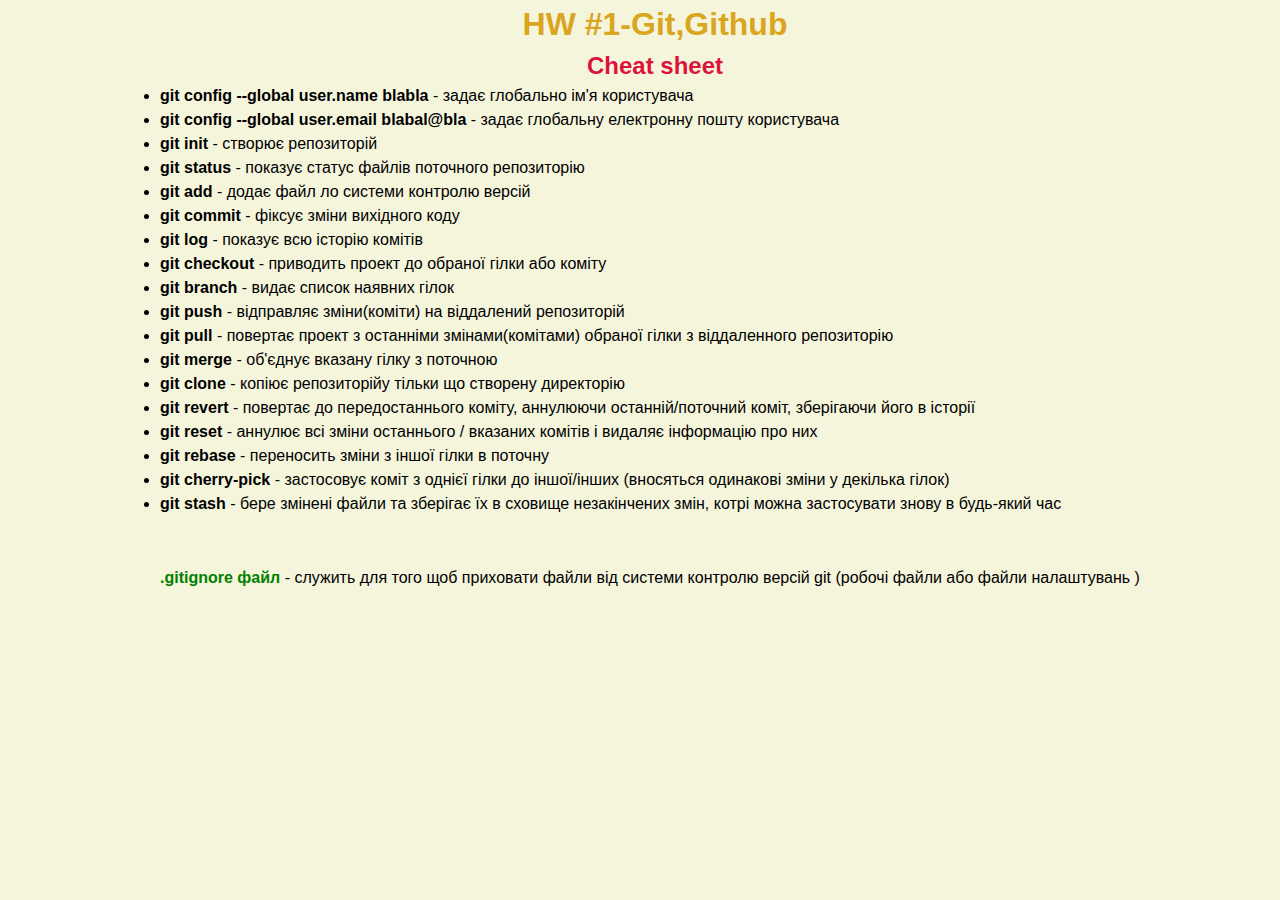
<file: HW-1-Git/index.html>
<!DOCTYPE html>
<html lang="en">
  <head>
    <meta charset="UTF-8" />
    <meta name="viewport" content="width=device-width, initial-scale=1.0" />
    <link rel="stylesheet" href="css/style.css" />
    <title>Git</title>
  </head>
  <body>
    <div class="Main">
      <h1>HW #1-Git,Github</h1>
      <h2>Cheat sheet</h2>
      <ul>
        <li>
          <b>git config --global user.name blabla</b> - задає глобально ім'я
          користувача
        </li>
        <li>
          <b>git config --global user.email blabal@bla</b> - задає глобальну
          електронну пошту користувача
        </li>
        <li><b>git init</b> - створює репозиторій</li>
        <li><b>git status</b> - показує статус файлів поточного репозиторію</li>
        <li><b>git add</b> - додає файл ло системи контролю версій</li>
        <li><b>git commit</b> - фіксує зміни вихідного коду</li>
        <li><b>git log</b> - показує всю історію комітів</li>
        <li>
          <b>git checkout</b> - приводить проект до обраної гілки або коміту
        </li>
        <li><b>git branch</b> - видає список наявних гілок</li>
        <li>
          <b>git push</b> - відправляє зміни(коміти) на віддалений репозиторій
        </li>
        <li>
          <b>git pull</b> - повертає проект з останніми змінами(комітами)
          обраної гілки з віддаленного репозиторію
        </li>
        <li><b>git merge</b> - об'єднує вказану гілку з поточною</li>
        <li>
          <b>git clone</b> - копіює репозиторійу тільки що створену директорію
        </li>
        <li>
          <b>git revert</b> - повертає до передостаннього коміту, аннулюючи
          останній/поточний коміт, зберігаючи його в історії
        </li>
        <li>
          <b>git reset</b> - аннулює всі зміни останнього / вказаних комітів і
          видаляє інформацію про них
        </li>
        <li><b>git rebase</b> - переносить зміни з іншої гілки в поточну</li>
        <li>
          <b>git cherry-pick</b> - застосовує коміт з однієї гілки до
          іншої/інших (вносяться одинакові зміни у декілька гілок)
        </li>
        <li>
          <b>git stash</b> - бере змінені файли та зберігає їх в сховище
          незакінчених змін, котрі можна застосувати знову в будь-який час
        </li>
      </ul>
      <p>
        <b>.gitignore файл</b> - служить для того щоб приховати файли від
        системи контролю версій git (робочі файли або файли налаштувань )
      </p>
    </div>
  </body>
</html>
</file>
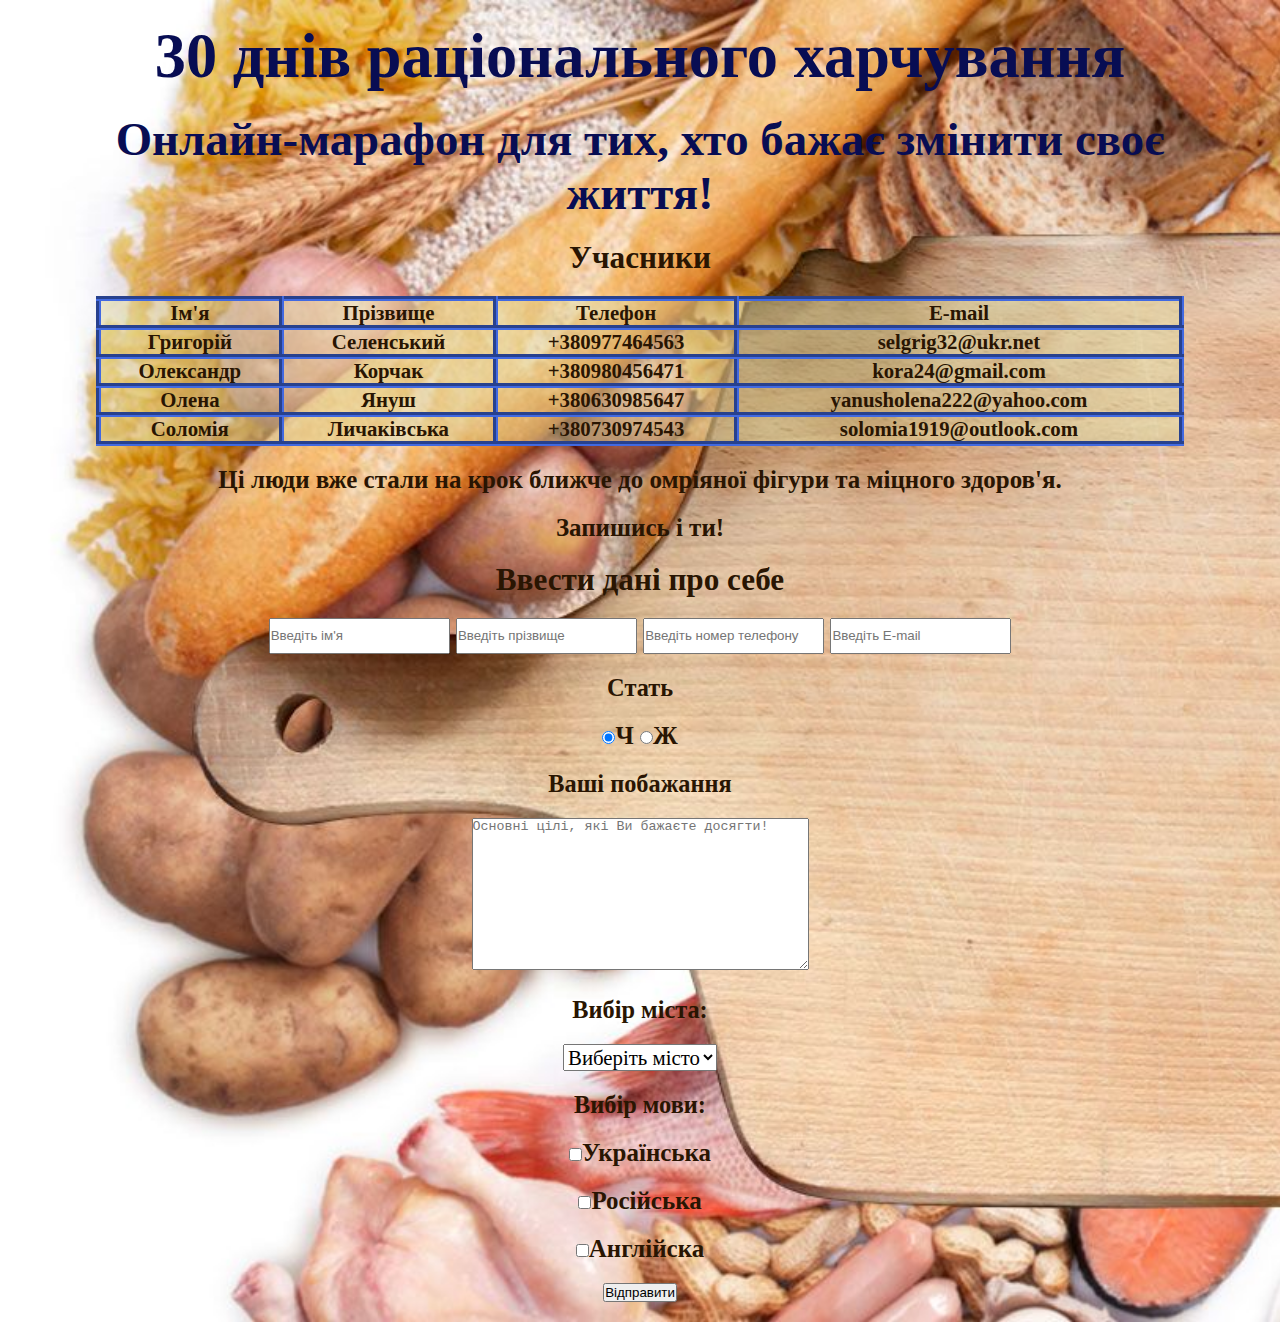
<file: HW-2-HTML/index.html>
<!DOCTYPE html>
<html lang="en">
  <head>
    <meta charset="UTF-8" />
    <meta name="viewport" content="width=device-width, initial-scale=1.0" />
    <link rel="stylesheet" href="css/style.css" />
    <title>HW-2-HTML</title>
  </head>
  <body>
    <div class="main-container">
      <header>
        <h1>30 днів раціонального харчування</h1>
        <h2>Онлайн-марафон для тих, хто бажає змінити своє життя!</h2>
      </header>
      <h2>Учасники</h2>
      <table>
        <tr>
          <th>Ім'я</th>
          <th>Прізвище</th>
          <th>Телефон</th>
          <th>E-mail</th>
        </tr>
        <tr>
          <td>Григорій</td>
          <td>Селенський</td>
          <td>+380977464563</td>
          <td>selgrig32@ukr.net</td>
        </tr>
        <tr>
          <td>Олександр</td>
          <td>Корчак</td>
          <td>+380980456471</td>
          <td>kora24@gmail.com</td>
        </tr>
        <tr>
          <td>Олена</td>
          <td>Януш</td>
          <td>+380630985647</td>
          <td>yanusholena222@yahoo.com</td>
        </tr>
        <tr>
          <td>Соломія</td>
          <td>Личаківська</td>
          <td>+380730974543</td>
          <td>solomia1919@outlook.com</td>
        </tr>
      </table>
      <p>
        Ці люди вже стали на крок ближче до омріяної фігури та міцного здоров'я.
      </p>
      <p>Запишись і ти!</p>
      <h2>Ввести дані про себе</h2>
      <h3></h3>
      <form action="#" method="post">
        <p>
          <input
            class="pdata"
            type="text"
            name="FirstName"
            required
            placeholder="Введіть ім'я"
          />
          <input
            class="pdata"
            type="text"
            name="SecondName"
            required
            placeholder="Введіть прізвище"
          />
          <input
            class="pdata"
            type="tel"
            name="tel"
            required
            placeholder="Введіть номер телефону"
          />
          <input
            class="pdata"
            type="email"
            name="E-mail"
            required
            placeholder="Введіть E-mail"
          />
        </p>
        <h3>Cтать</h3>
        <p>
          <input checked type="radio" name="gender" value="male" />Ч
          <input type="radio" name="gender" value="female" />Ж
        </p>
        <h3>Ваші побажання</h3>
        <p>
          <textarea
            name="text"
            cols="40"
            rows="10"
            required
            placeholder="Основні цілі, які Ви бажаєте досягти!"
          ></textarea>
        </p>
        <h3>Вибір міста:</h3>
        <select name="location">
          <option disabled="disabled" selected="selected">
            Виберіть місто
          </option>
          <option value="Kyiv">Київ</option>
          <option value="Bila Tserkva">Біла Церква</option>
          <option value="Kharkiv">Харків</option>
          <option value="Lviv">Львів</option>
          <option value="Odessa">Одеса</option>
        </select>
        <h3>Вибір мови:</h3>
        <p>
          <input type="checkbox" name="language" value="Ukrainian" />Українська
        </p>
        <p>
          <input type="checkbox" name="language" value="Russian" />Російська
        </p>
        <p>
          <input type="checkbox" name="language" value="English" />Англійска
        </p>
        <button type="submit">Відправити</button>
      </form>
    </div>
  </body>
</html>
</file>
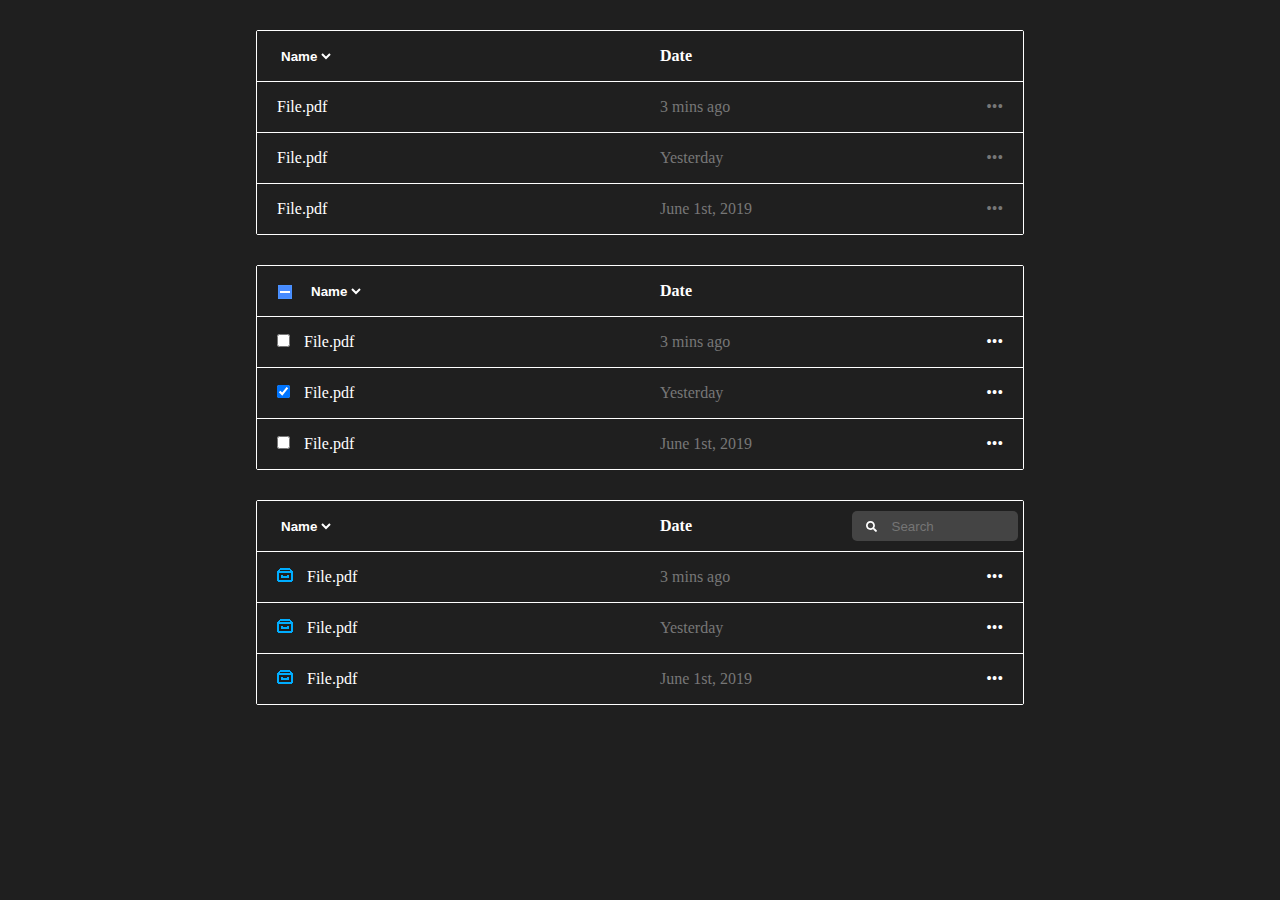
<file: HW-3-CSS/index.html>
<!DOCTYPE html>
<html lang="en">
  <head>
    <meta charset="UTF-8" />
    <meta name="viewport" content="width=device-width, initial-scale=1.0" />
    <link rel="stylesheet" href="css/style.css" />
    <title>HW-3-CSS</title>
  </head>
  <body>
    <table class="first-table">
      <tr>
        <th>
          <select>
            <option value=" Name">Name</option>
            <option value="Type">Type</option>
          </select>
        </th>
        <th>Date</th>
        <th></th>
      </tr>
      <tr>
        <td>File.pdf</td>
        <td>3 mins ago</td>
        <td class="dots1">&#8226;&#8226;&#8226;</td>
      </tr>
      <tr>
        <td>File.pdf</td>
        <td>Yesterday</td>
        <td class="dots1">&#8226;&#8226;&#8226;</td>
      </tr>
      <tr>
        <td>File.pdf</td>
        <td>June 1st, 2019</td>
        <td class="dots1">&#8226;&#8226;&#8226;</td>
      </tr>
    </table>
    <table class="second-table">
      <tr>
        <th>
          <img src="img/check-minus.ico" alt="check-minus" />
          <select>
            <option value=" Name">Name</option>
            <option value="Type">Type</option>
          </select>
        </th>
        <th>Date</th>
        <th></th>
      </tr>
      <tr>
        <td>
          <input type="checkbox" name="file" value="file_pdf" />
          <label for="file_pdf">File.pdf</label>
        </td>
        <td>3 mins ago</td>
        <td class="dots2">&#8226;&#8226;&#8226;</td>
      </tr>
      <tr>
        <td>
          <input type="checkbox" checked name="file" value="file_pdf" />
          <label for="file_pdf">File.pdf</label>
        </td>
        <td>Yesterday</td>
        <td class="dots2">&#8226;&#8226;&#8226;</td>
      </tr>
      <tr>
        <td>
          <input type="checkbox" name="file" value="file_pdf" />
          <label for="file_pdf">File.pdf</label>
        </td>
        <td>June 1st, 2019</td>
        <td class="dots2">&#8226;&#8226;&#8226;</td>
      </tr>
    </table>
    <table class="third-table">
      <tr>
        <th>
          <select>
            <option value=" Name">Name</option>
            <option value="Type">Type</option>
          </select>
        </th>
        <th>Date</th>
        <th>
          <form class="search" action="/search/">
            <input type="search" name="text" placeholder="Search" />
          </form>
        </th>
      </tr>
      <tr>
        <td><img src="img/file-box.ico" alt="file-box" /> File.pdf</td>
        <td>3 mins ago</td>
        <td class="dots2">&#8226;&#8226;&#8226;</td>
      </tr>
      <tr>
        <td><img src="img/file-box.ico" alt="file-box" /> File.pdf</td>
        <td>Yesterday</td>
        <td class="dots2">&#8226;&#8226;&#8226;</td>
      </tr>
      <tr>
        <td><img src="img/file-box.ico" alt="file-box" /> File.pdf</td>
        <td>June 1st, 2019</td>
        <td class="dots2">&#8226;&#8226;&#8226;</td>
      </tr>
    </table>
  </body>
</html>
</file>
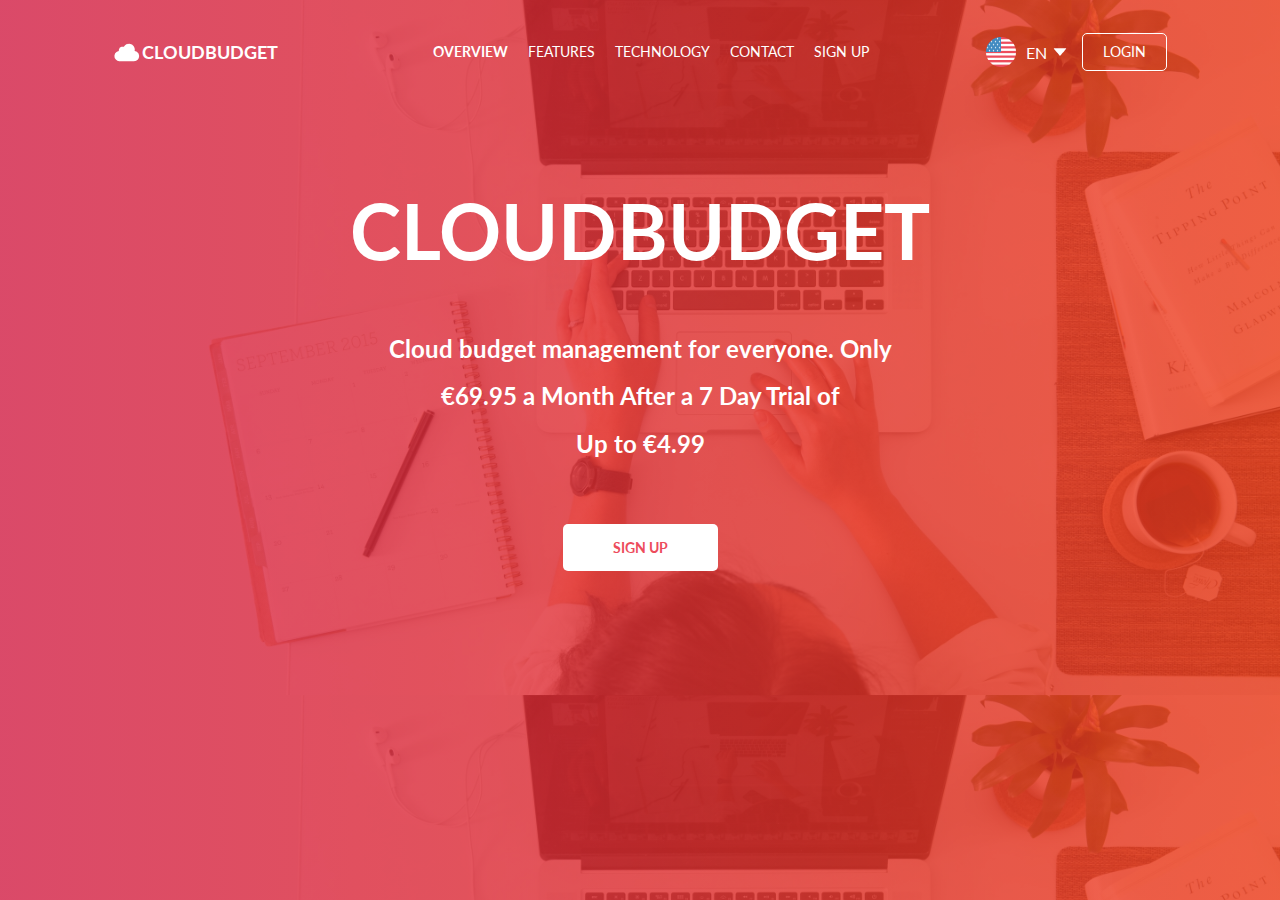
<file: HW-4-Layout1/index.html>
<!DOCTYPE html>
<html lang="en">
  <head>
    <meta charset="UTF-8" />
    <meta name="viewport" content="width=device-width, initial-scale=1.0" />
    <link rel="stylesheet" href="css/normalize-min.css" />
    <link
      href="https://fonts.googleapis.com/css2?family=Lato:wght@400;700&display=swap"
      rel="stylesheet"
    />
    <link rel="stylesheet" href="css/style.css" />
    <title>HW-4-Layout1</title>
  </head>
  <body>
    <div class="wrapper">
      <header class="navbar">
        <div class="logo">
          <a class="a-logo" href="index.html">
            <img src="img/dashicons-cloud.png" alt="little-cloud" />
            CLOUDBUDGET
          </a>
        </div>
        <nav class="links">
          <ul class="ul-links">
            <li><a class="link overview" href="#">OVERVIEW</a></li>
            <li><a class="link" href="#">FEATURES</a></li>
            <li><a class="link" href="#">TECHNOLOGY</a></li>
            <li><a class="link" href="#">CONTACT</a></li>
            <li><a class="link" href="#">SIGN UP</a></li>
          </ul>
        </nav>
        <div class="language-selection-log-in">
          <img src="img/American-Flag.png" alt="American-Flag" />
          <div class="styled-select">
            <select>
              <option value="EN">EN</option>
            </select>
          </div>
          <a class="login-button" href="#">LOGIN</a>
        </div>
      </header>
      <main>
        <h1>CLOUDBUDGET</h1>
        <p>
          Cloud budget management for everyone. Only<br />
          €69.95 a Month After a 7 Day Trial of<br />
          Up to €4.99
        </p>
        <a class="sign-up-button" href="#">SIGN UP</a>
      </main>
    </div>
  </body>
</html>
</file>
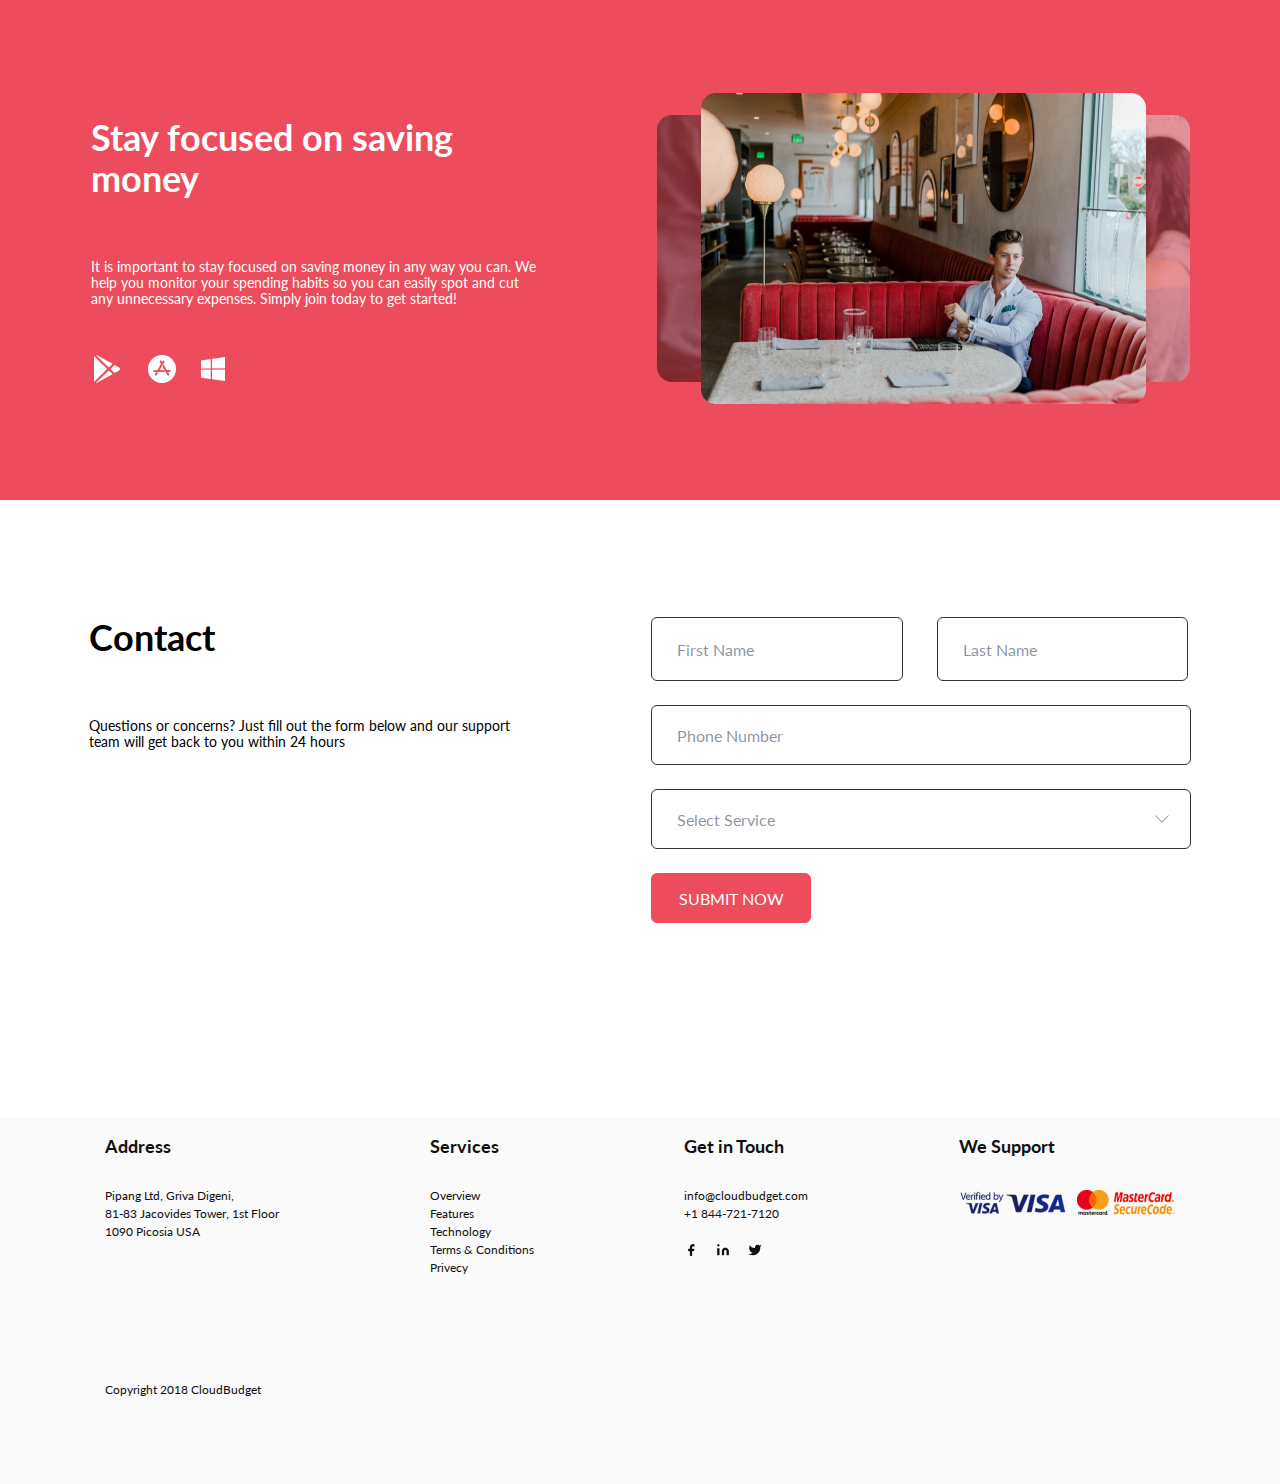
<file: HW-5-Block-Layout2/index.html>
<!DOCTYPE html>
<html lang="en">
  <head>
    <meta charset="UTF-8" />
    <meta name="viewport" content="width=device-width, initial-scale=1.0" />
    <link rel="stylesheet" href="css/normalize-min.css" />
    <link
      href="https://fonts.googleapis.com/css2?family=Lato:wght@400;700&display=swap"
      rel="stylesheet"
    />
    <link rel="stylesheet" href="css/style.css" />
    <title>HW-5-Block-Layout2</title>
  </head>
  <body>
    <div class="wrapper2">
      <section class="info">
        <div class="info-text">
          <h2>Stay focused on saving money</h2>
          <p>
            It is important to stay focused on saving money in any way you can.
            We help you monitor your spending habits so you can easily spot and
            cut any unnecessary expenses. Simply join today to get started!
          </p>
          <div class="info-apps">
            <a href="#"
              ><img
                src="img/ion-logo-google-playstore.png"
                alt="icon-playstore"
            /></a>
            <a href="#"
              ><img src="img/ion-logo-apple-appstore.png" alt="icon-appstore"
            /></a>
            <a href="#"
              ><img src="img/simple-icons_windows.png" alt="icons-windows"
            /></a>
          </div>
        </div>
        <div class="info-slide">
          <img src="img/Slider.png" alt="slider-picture" />
        </div>
      </section>
      <section class="contact">
        <div class="contact-appeal">
          <h2>Contact</h2>
          <p>
            Questions or concerns? Just fill out the form below and our support
            team will get back to you within 24 hours
          </p>
        </div>
        <form action="#" class="contact-form">
          <div class="contact-name">
            <input
              class="input first-name"
              type="text"
              name="First Name"
              value="First Name"
            />
            <input
              class="input last-name"
              type="text"
              name="Last Name"
              value="Last Name"
            />
          </div>
          <input class="input tel" type="tel" value="Phone Number" />
          <select name="" id="">
            <option selected disabled>Select Service</option>
            <option value="1">1</option>
            <option value="2">2</option>
          </select>
          <input class="input submit" type="submit" value="SUBMIT NOW" />
        </form>
      </section>
      <footer>
        <div class="footer-info">
          <section>
            <h3>Address</h3>
            <p>
              Pipang Ltd, Griva Digeni,<br />
              81-83 Jacovides Tower, 1st Floor<br />
              1090 Picosia USA
            </p>
            <p class="copyright">Copyright 2018 CloudBudget</p>
          </section>
          <section>
            <h3>Services</h3>
            <ul class="services-list">
              <li><a href="#">Overview</a></li>
              <li><a href="#">Features</a></li>
              <li><a href="#">Technology</a></li>
              <li><a href="#">Terms & Conditions</a></li>
              <li><a href="#">Privecy</a></li>
            </ul>
          </section>
          <section>
            <h3>Get in Touch</h3>
            <div class="footer-tel-email">
              <a href="#">info@cloudbudget.com</a><br />
              <a href="#">+1 844-721-7120</a>
            </div>
            <div class="footer-social">
              <a href="#"
                ><img src="img/feather-facebook.png" alt="icon-facebook"
              /></a>
              <a href="#"
                ><img src="img/feather-linkedin.png" alt="icon-linkedin"
              /></a>
              <a href="#"
                ><img src="img/feather-twitter.png" alt="icon-twitter"
              /></a>
            </div>
          </section>
          <section>
            <h3>We Support</h3>
            <img src="img/sprite-pay-systems.png" alt="Pay systems" />
          </section>
        </div>
      </footer>
    </div>
  </body>
</html>
</file>
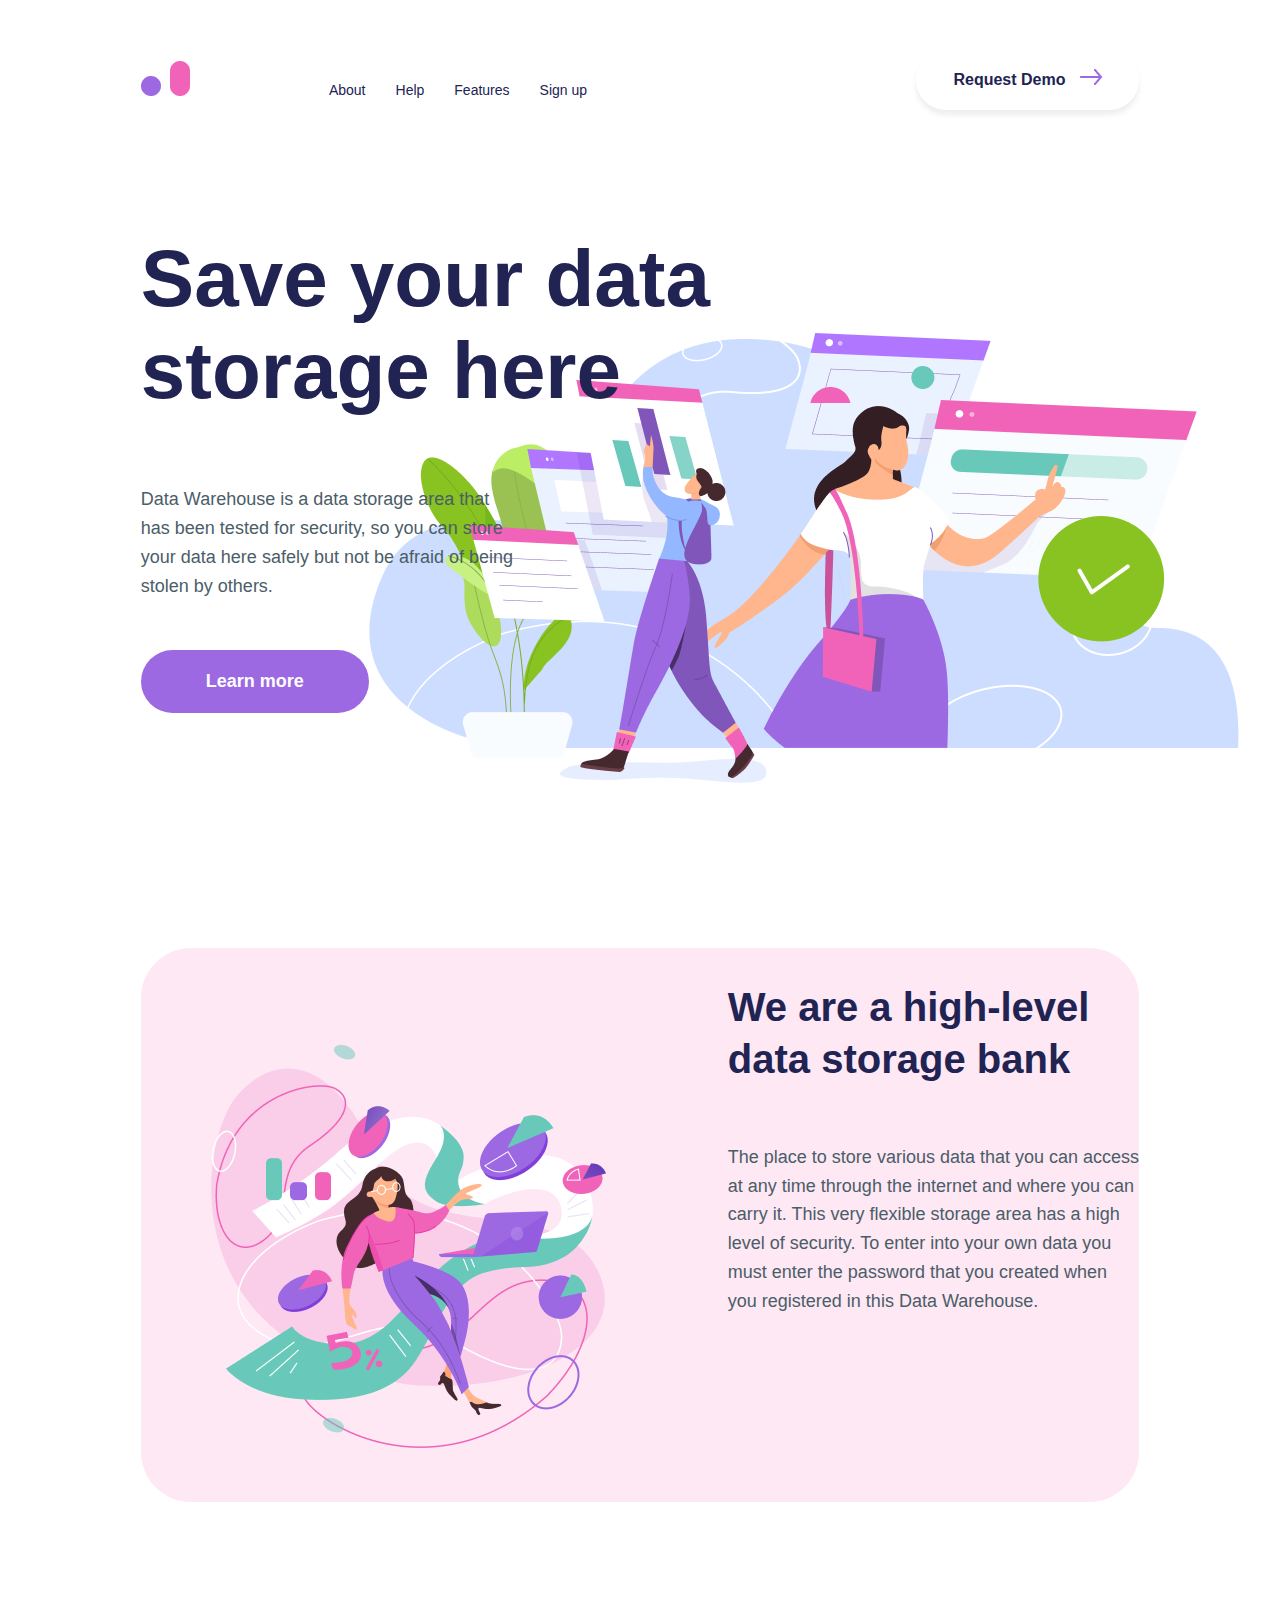
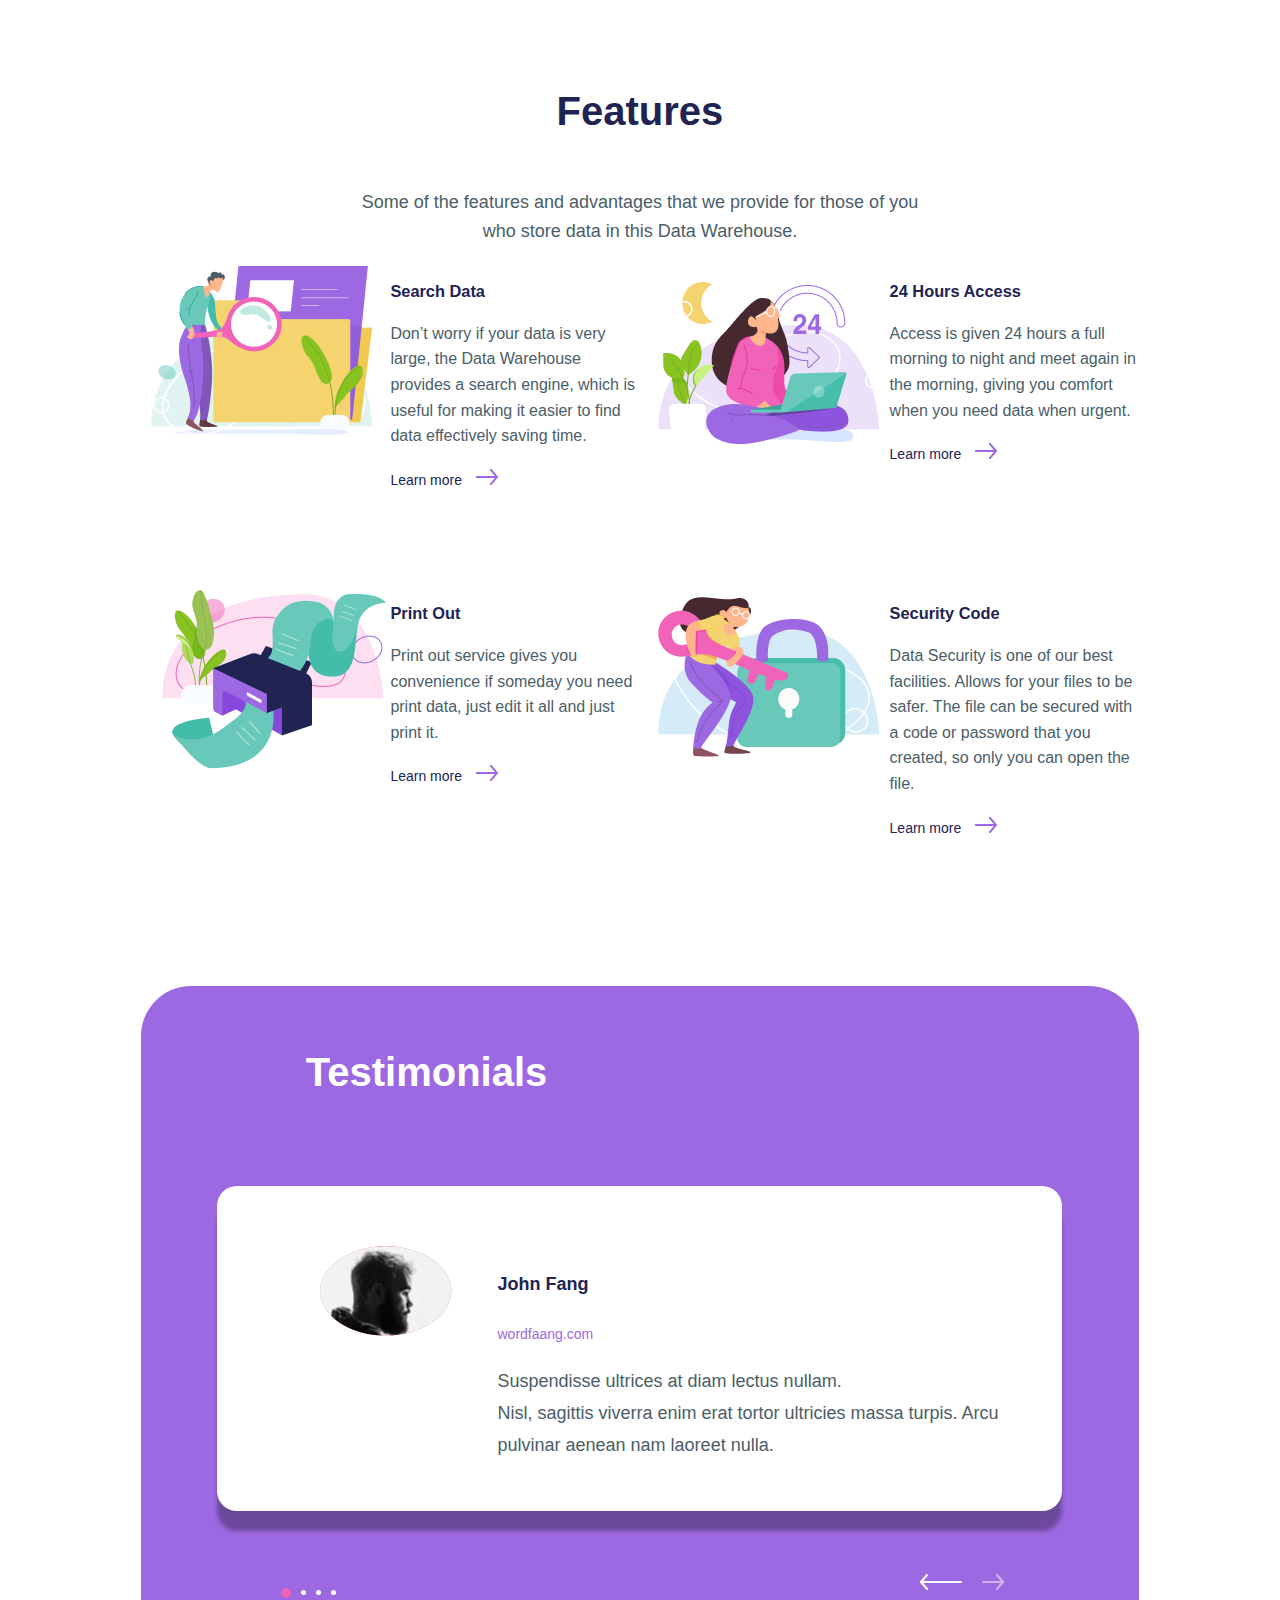
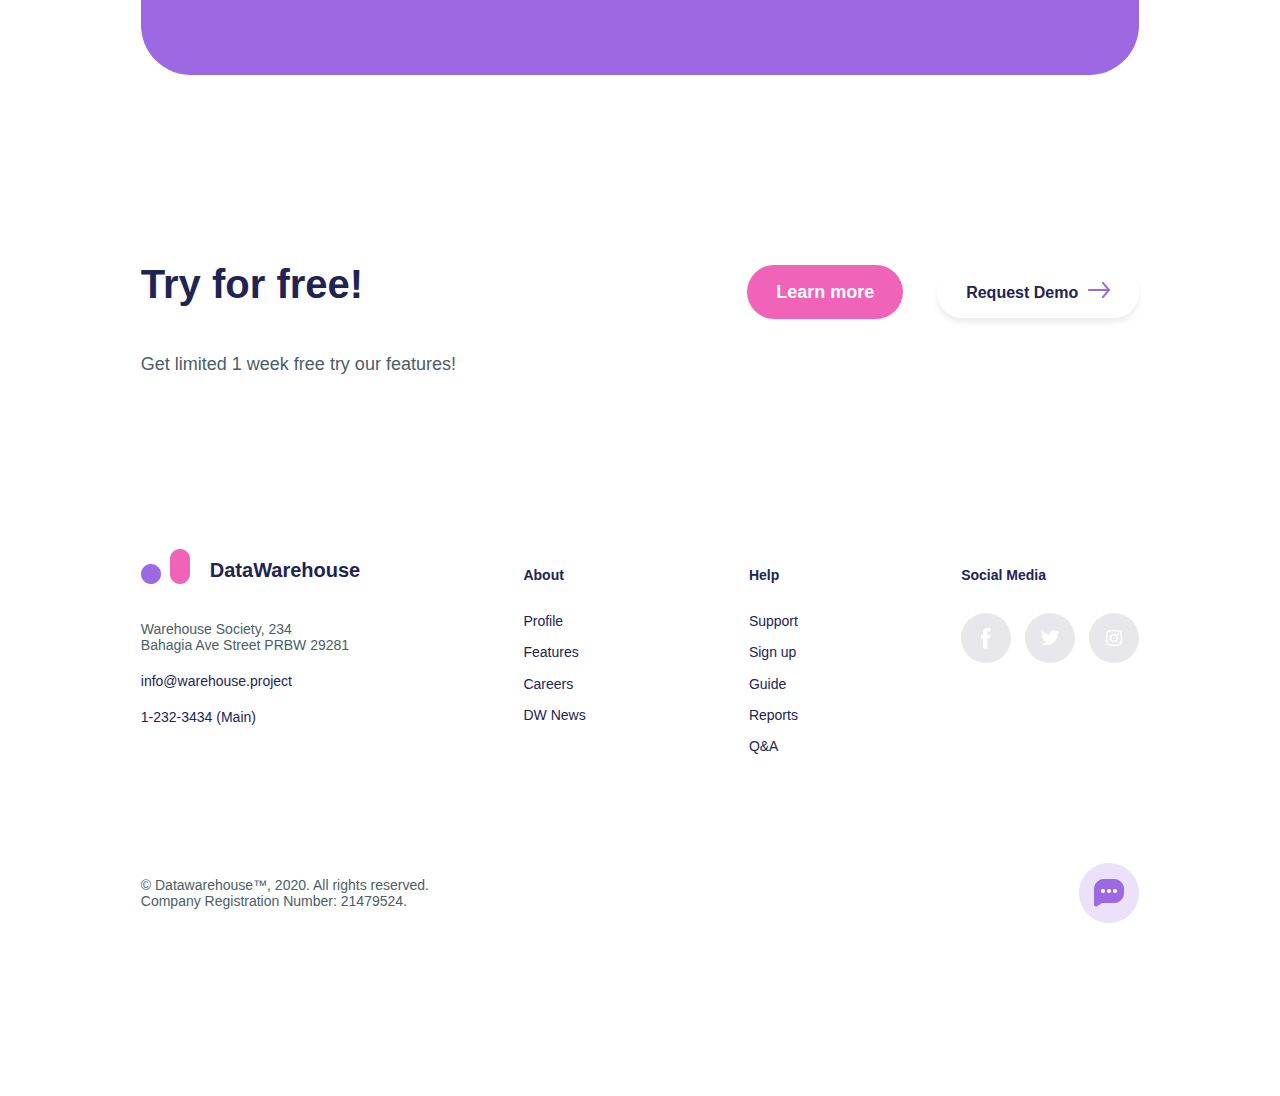
<file: HW-6-Flex-Grid/index.html>
<!DOCTYPE html>
<html lang="en">
  <head>
    <meta charset="UTF-8" />
    <meta name="viewport" content="width=device-width, initial-scale=1.0" />
    <link rel="stylesheet" href="css/normalize-min.css" />
    <link rel="stylesheet" href="css/style.css" />
    <title>HW-6_Flex-Grid</title>
  </head>
  <body>
    <header>
      <div class="header-nav">
        <a href="index.html"><img src="img/Logo.png" alt="Company logo" /></a>
        <ul>
          <li><a href="#">About</a></li>
          <li><a href="#">Help</a></li>
          <li><a href="#">Features</a></li>
          <li><a href="#">Sign up</a></li>
        </ul>
        <a class="button-request-demo" href="#"
          >Request Demo
          <img class="arrow-right" src="img/arrow-right.png" alt="button-arrow"
        /></a>
      </div>
      <div class="header-main">
        <div class="header-main-text">
          <h1>Save your data storage here</h1>
          <p>
            Data Warehouse is a data storage area that has been tested for
            security, so you can store your data here safely but not be afraid
            of being stolen by others.
          </p>
          <a class="button-learn-more" href="#">Learn more</a>
        </div>
        <img src="img/image-header-main.png" alt="image-header-main" />
      </div>
    </header>
    <section class="description">
      <img src="img/image-storage-bank.svg" alt="image-storage-bank" />
      <div class="description-text">
        <h2>We are a high-level data storage bank</h2>
        <p>
          The place to store various data that you can access at any time
          through the internet and where you can carry it. This very flexible
          storage area has a high level of security. To enter into your own data
          you must enter the password that you created when you registered in
          this Data Warehouse.
        </p>
      </div>
    </section>
    <section class="features">
      <h2>Features</h2>
      <p>
        Some of the features and advantages that we provide for those of you who
        store data in this Data Warehouse.
      </p>
      <div class="features-articles">
        <article>
          <img src="img/image-features-1.png" alt="image-features-1" />
          <div class="article-info">
            <h3>Search Data</h3>
            <p>
              Don’t worry if your data is very large, the Data Warehouse
              provides a search engine, which is useful for making it easier to
              find data effectively saving time.
            </p>
            <a href="#"
              >Learn more
              <img
                class="arrow-right"
                src="img/arrow-right.png"
                alt="button-arrow"
            /></a>
          </div>
        </article>
        <article>
          <img src="img/image-features-2.png" alt="image-features-2" />
          <div class="article-info">
            <h3>24 Hours Access</h3>
            <p>
              Access is given 24 hours a full morning to night and meet again in
              the morning, giving you comfort when you need data when urgent.
            </p>
            <a href="#"
              >Learn more
              <img
                class="arrow-right"
                src="img/arrow-right.png"
                alt="button-arrow"
            /></a>
          </div>
        </article>
        <article>
          <img src="img/image-features-3.png" alt="image-features-3" />
          <div class="article-info">
            <h3>Print Out</h3>
            <p>
              Print out service gives you convenience if someday you need print
              data, just edit it all and just print it.
            </p>
            <a href="#"
              >Learn more
              <img
                class="arrow-right"
                src="img/arrow-right.png"
                alt="button-arrow"
            /></a>
          </div>
        </article>
        <article>
          <img src="img/image-features-4.png" alt="image-features-4" />
          <div class="article-info">
            <h3>Security Code</h3>
            <p>
              Data Security is one of our best facilities. Allows for your files
              to be safer. The file can be secured with a code or password that
              you created, so only you can open the file.
            </p>
            <a href="#"
              >Learn more
              <img
                class="arrow-right"
                src="img/arrow-right.png"
                alt="button-arrow"
            /></a>
          </div>
        </article>
      </div>
    </section>
    <section class="slider">
      <h2>Testimonials</h2>
      <div class="slider-card">
        <img src="./img/photo-icon.svg" aria-hidden="true" class="photo-icon" />
        <div class="slider-card-info">
          <h4>John Fang</h4>
          <a href="#">wordfaang.com</a>
          <p class="card-text">
            Suspendisse ultrices at diam lectus nullam. <br />
            Nisl, sagittis viverra enim erat tortor ultricies massa turpis. Arcu
            pulvinar aenean nam laoreet nulla.
          </p>
        </div>
      </div>
      <div class="slider-navigation">
        <div class="nav-pointers">
          <span></span>
          <span></span>
          <span></span>
          <span></span>
        </div>
        <div class="nav-arrows">
          <a class="slider-arrow" href="#"
            ><img src="./img/slider-arrow-right.svg" alt="Arrow Right"
          /></a>
          <a class="slider-arrow" href="#"
            ><img src="./img/slider-arrow-left.svg" alt="Arrow Left"
          /></a>
        </div>
      </div>
    </section>
    <footer>
      <div class="footer-tittle">
        <div class="footer-tittle-text">
          <h2>Try for free!</h2>
          <p>Get limited 1 week free try our features!</p>
        </div>
        <div class="footer-tittle-button">
          <a class="footer-button-learn-more" href="#">Learn more</a>
          <a class="button-request-demo" href="#"
            >Request Demo<img
              class="arrow-right"
              src="img/arrow-right.png"
              alt="button-arrow"
          /></a>
        </div>
      </div>
      <div class="footer-nav">
        <section class="footer-contacts">
          <div class="footer-contacts-tittle">
            <a href="index.html"
              ><img src="img/Logo.png" alt="Company logo"
            /></a>
            <h4>DataWarehouse</h4>
          </div>
          <div class="footer-contacts-info">
            <p>Warehouse Society, 234<br />Bahagia Ave Street PRBW 29281</p>
            <a href="#">info@warehouse.project</a
            ><a href="#">1-232-3434 (Main)</a>
          </div>
        </section>
        <section class="about">
          <h4>About</h4>
          <ul>
            <li><a href="#">Profile</a></li>
            <li><a href="#">Features</a></li>
            <li><a href="#">Careers</a></li>
            <li><a href="#">DW News</a></li>
          </ul>
        </section>
        <section class="help">
          <h4>Help</h4>
          <ul>
            <li><a href="#">Support</a></li>
            <li><a href="#">Sign up</a></li>
            <li><a href="#">Guide</a></li>
            <li><a href="#">Reports</a></li>
            <li><a href="#">Q&A</a></li>
          </ul>
        </section>
        <section class="social-media">
          <h4>Social Media</h4>
          <div class="social-media-icons">
            <a class="social-icons facebook-icon" href="#"
              ><img src="img/facebook-icon.png" alt="facebook-icon"
            /></a>
            <a class="social-icons twitter-icon" href="#"
              ><img src="img/twitter-icon.png" alt="twitter-icon"
            /></a>
            <a class="social-icons instagram-icon" href="#"
              ><img src="img/instagram-icon.png" alt="instagram-icon"
            /></a>
          </div>
        </section>
      </div>
      <div class="footer-end">
        <p>
          © Datawarehouse™, 2020. All rights reserved.<br />Company Registration
          Number: 21479524.
        </p>
        <a href="#"><img src="img/chat-icon.png" alt="chat-icon" /></a>
      </div>
    </footer>
  </body>
</html>
</file>
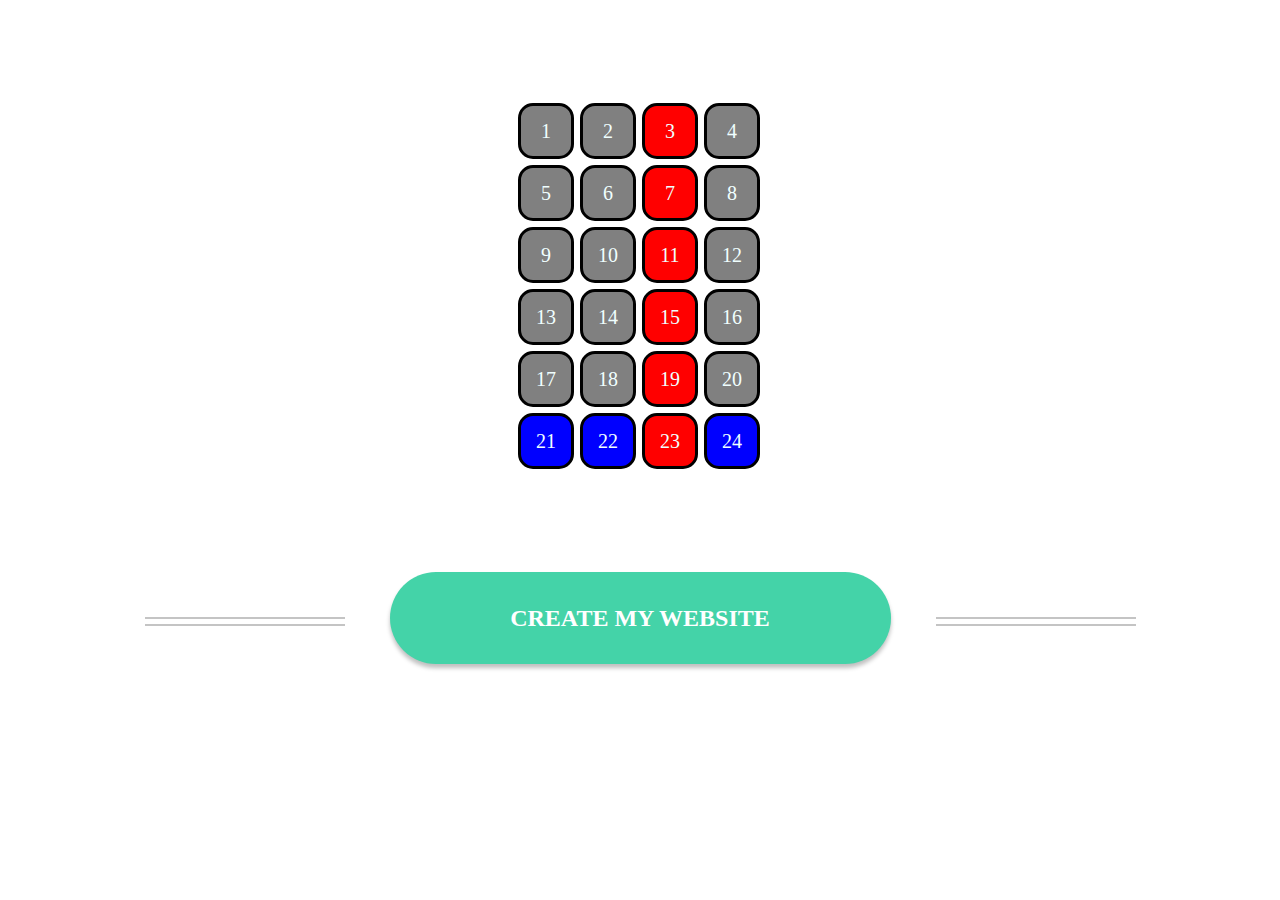
<file: HW-7-Pseudo-class/index.html>
<!DOCTYPE html>
<html lang="en">
  <head>
    <meta charset="UTF-8" />
    <meta name="viewport" content="width=device-width, initial-scale=1.0" />
    <link rel="stylesheet" href="css/normalize-min.css" />
    <link rel="stylesheet" href="css/style.css" />
    <title>HW-7-Pseudo-class</title>
  </head>
  <body>
    <div class="pseudo-main">
      <div class="blocks">1</div>
      <div class="blocks">2</div>
      <div class="blocks">3</div>
      <div class="blocks">4</div>
      <div class="blocks">5</div>
      <div class="blocks">6</div>
      <div class="blocks">7</div>
      <div class="blocks">8</div>
      <div class="blocks">9</div>
      <div class="blocks">10</div>
      <div class="blocks">11</div>
      <div class="blocks">12</div>
      <div class="blocks">13</div>
      <div class="blocks">14</div>
      <div class="blocks">15</div>
      <div class="blocks">16</div>
      <div class="blocks">17</div>
      <div class="blocks">18</div>
      <div class="blocks">19</div>
      <div class="blocks">20</div>
      <div class="blocks">21</div>
      <div class="blocks">22</div>
      <div class="blocks">23</div>
      <div class="blocks">24</div>
    </div>
    <div class="btn">
      <button>Create my website</button>
    </div>
  </body>
</html>
</file>
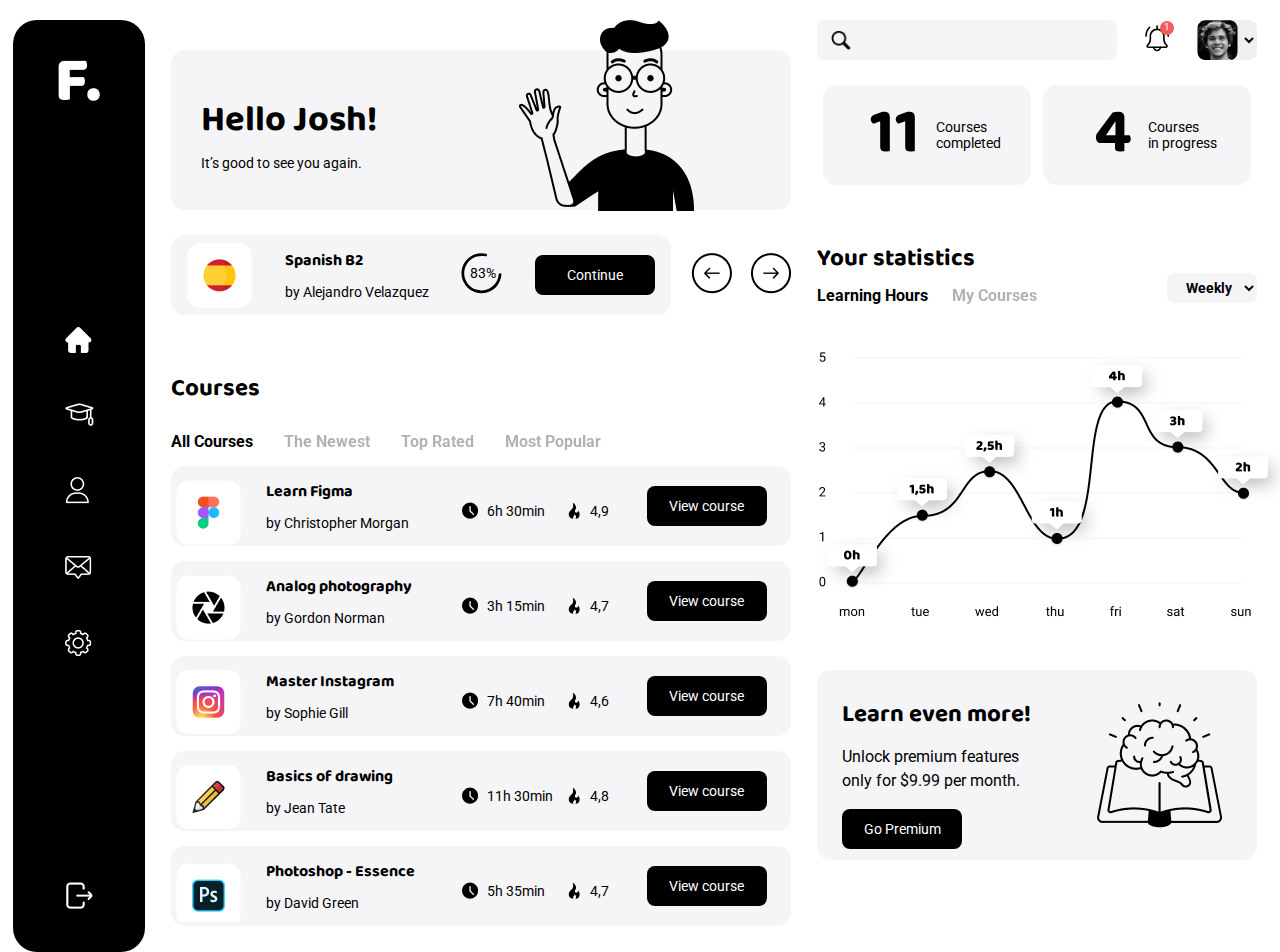
<file: HW-8-HTML5-CSS3/index.html>
<!DOCTYPE html>
<html lang="en">
  <head>
    <meta charset="UTF-8" />
    <meta name="viewport" content="width=device-width, initial-scale=1.0" />
    <link rel="stylesheet" href="css/normalize-min.css" />
    <link
      href="https://fonts.googleapis.com/css2?family=Baloo+Bhai+2:wght@400;700&family=Roboto:wght@400;700&display=swap"
      rel="stylesheet"
    />
    <link rel="stylesheet" href="css/style.css" />
    <title>HW-8-HTML5-CSS3</title>
  </head>
  <body>
    <nav>
      <a href="#"><img src="img/main-logo.png" alt="main-logo" /></a>
      <ul>
        <li>
          <a href="#"><img src="img/home-icon.png" alt="home-icon" /></a>
        </li>
        <li>
          <a href="#"><img src="img/courses-icon.png" alt="courses-icon" /></a>
        </li>
        <li>
          <a href="#"
            ><img src="img/personal-data-icon.png" alt="personal-data-icon"
          /></a>
        </li>
        <li>
          <a href="#"><img src="img/message-icon.png" alt="message-icon" /></a>
        </li>
        <li>
          <a href="#"
            ><img src="img/settings-icon.png" alt="settings-icon"
          /></a>
        </li>
      </ul>
      <a href="#"><img src="img/quit-icon.png" alt="quit-icon" /></a>
    </nav>
    <main>
      <header>
        <div class="greeting">
          <div class="greeting-info">
            <h1>Hello Josh!</h1>
            <p>It’s good to see you again.</p>
          </div>
          <img src="img/avatar-icon.png" alt="avatar-icon" />
        </div>
        <div class="current-course">
          <div class="current-course-info">
            <img src="img/course-spanish-icon.png" alt="course-spanish-icon" />
            <div class="course-name">
              <h3>Spanish B2</h3>
              <p>by Alejandro Velazquez</p>
            </div>
            <div class="progress">
              <img src="img/progress-icon.svg" alt="progress-icon" />
              <span>83%</span>
            </div>
            <button>Continue</button>
          </div>
          <div class="current-course-nav">
            <a href="#"
              ><img src="img/left-arrow-icon.png" alt="left-arrow-icon" /></a
            ><a href="#"
              ><img src="img/right-arrow-icon.png" alt="right-arrow-icon"
            /></a>
          </div>
        </div>
      </header>
      <section class="all-courses">
        <h2>Courses</h2>
        <ul class="select-courses">
          <li><a href="#">All Courses</a></li>
          <li><a href="#">The Newest</a></li>
          <li><a href="#">Top Rated</a></li>
          <li><a href="#">Most Popular</a></li>
        </ul>
        <div class="courses-item">
          <div class="item-name">
            <img src="img/figma-course-icon.png" alt="figma-course-icon" />
            <div class="course-name">
              <h3>Learn Figma</h3>
              <p>by Christopher Morgan</p>
            </div>
            <p>
              <img src="img/clock-icon.png" alt="clock-icon" />
              <span>6h 30min</span>
            </p>
            <p>
              <img src="img/flame-icon.png" alt="flame-icon" />
              <span>4,9</span>
            </p>
            <button>View course</button>
          </div>
          <div class="item-name">
            <img src="img/photo-course-icon.png" alt="photo-course-icon" />
            <div class="course-name">
              <h3>Analog photography</h3>
              <p>by Gordon Norman</p>
            </div>
            <p>
              <img src="img/clock-icon.png" alt="clock-icon" />
              <span>3h 15min</span>
            </p>
            <p>
              <img src="img/flame-icon.png" alt="flame-icon" />
              <span>4,7</span>
            </p>
            <button>View course</button>
          </div>
          <div class="item-name">
            <img src="img/insta-course-icon.png" alt="insta-course-icon" />
            <div class="course-name">
              <h3>Master Instagram</h3>
              <p>by Sophie Gill</p>
            </div>
            <p>
              <img src="img/clock-icon.png" alt="clock-icon" />
              <span>7h 40min</span>
            </p>
            <p>
              <img src="img/flame-icon.png" alt="flame-icon" />
              <span>4,6</span>
            </p>
            <button>View course</button>
          </div>
          <div class="item-name">
            <img src="img/draw-course-icon.png" alt="draw-course-icon" />
            <div class="course-name">
              <h3>Basics of drawing</h3>
              <p>by Jean Tate</p>
            </div>
            <p>
              <img src="img/clock-icon.png" alt="clock-icon" />
              <span>11h 30min</span>
            </p>
            <p>
              <img src="img/flame-icon.png" alt="flame-icon" />
              <span>4,8</span>
            </p>
            <button>View course</button>
          </div>
          <div class="item-name">
            <img src="img/ps-course-icon.png" alt="ps-course-icon" />
            <div class="course-name">
              <h3>Photoshop - Essence</h3>
              <p>by David Green</p>
            </div>
            <p>
              <img src="img/clock-icon.png" alt="clock-icon" />
              <span>5h 35min</span>
            </p>
            <p>
              <img src="img/flame-icon.png" alt="flame-icon" />
              <span>4,7</span>
            </p>
            <button>View course</button>
          </div>
        </div>
      </section>
    </main>
    <aside>
      <div class="search-container">
        <form class="search" action="#">
          <input class="grey-back border-radius" type="search" name="text" />
        </form>
        <a data-tooltip="New message" href="#">
          <img src="img/bell-icon.svg" alt="bell" />
          <span class="bell">1</span>
        </a>
        <select class="border-radius">
          <option value="account"></option>
        </select>
      </div>
      <div class="all-progresses">
        <div class="course-completed grey-back">
          <h1 class="numbers">11</h1>
          <p>Courses<br />completed</p>
        </div>
        <div class="course-in-progress grey-back">
          <h1 class="numbers">4</h1>
          <p>Courses<br />in progress</p>
        </div>
      </div>
      <div class="statistics">
        <h2>Your statistics</h2>
        <div class="statistics-nav">
          <ul>
            <li><a href="#">Learning Hours</a></li>
            <li><a href="#">My Courses</a></li>
          </ul>
          <select class="grey-back border-radius">
            <option value="date">Weekly</option>
          </select>
        </div>
        <img src="img/grafics-icon.png" alt="grafics-icon" />
      </div>
      <div class="premium-block grey-back">
        <div class="premium-info">
          <h2>Learn even more!</h2>
          <p>Unlock premium features<br />only for $9.99 per month.</p>
          <button>Go Premium</button>
        </div>
        <img src="img/premium-brain-icon.png" alt="premium-brain-icon" />
      </div>
    </aside>
  </body>
</html>
</file>
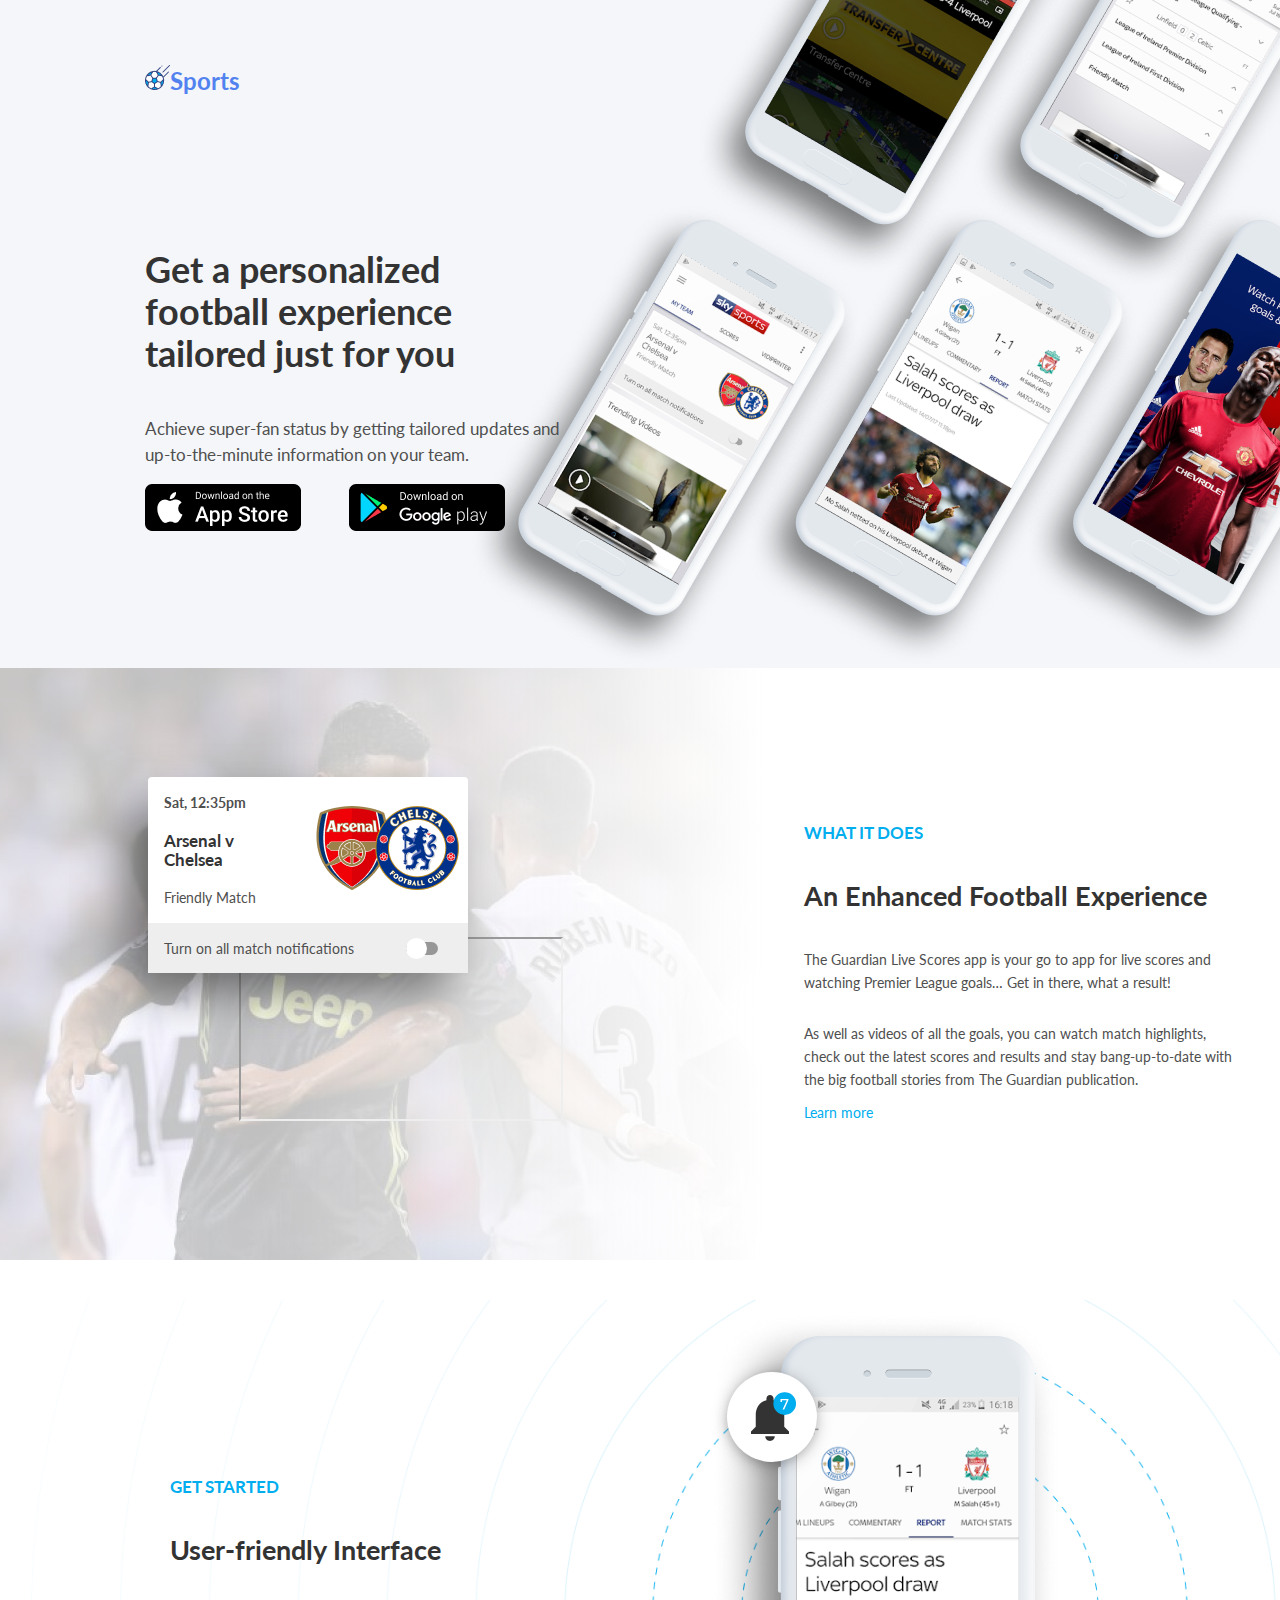
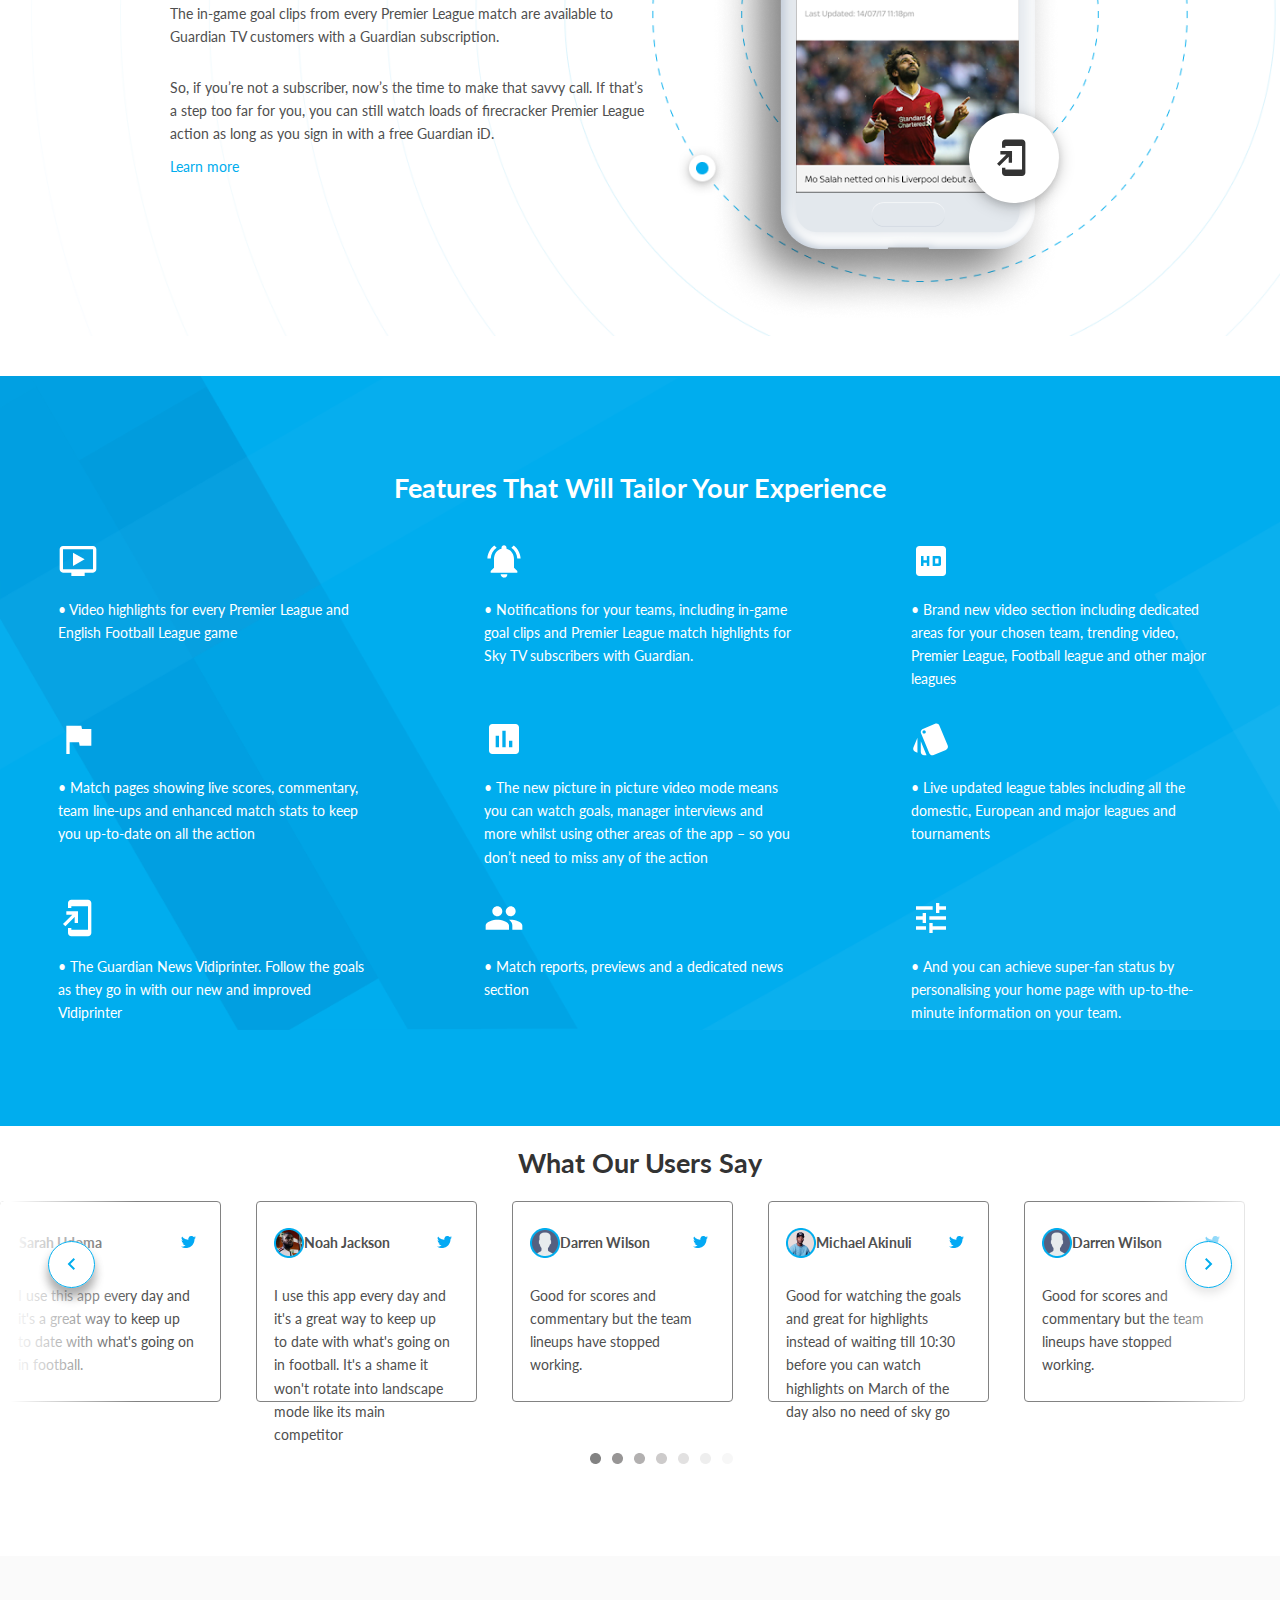
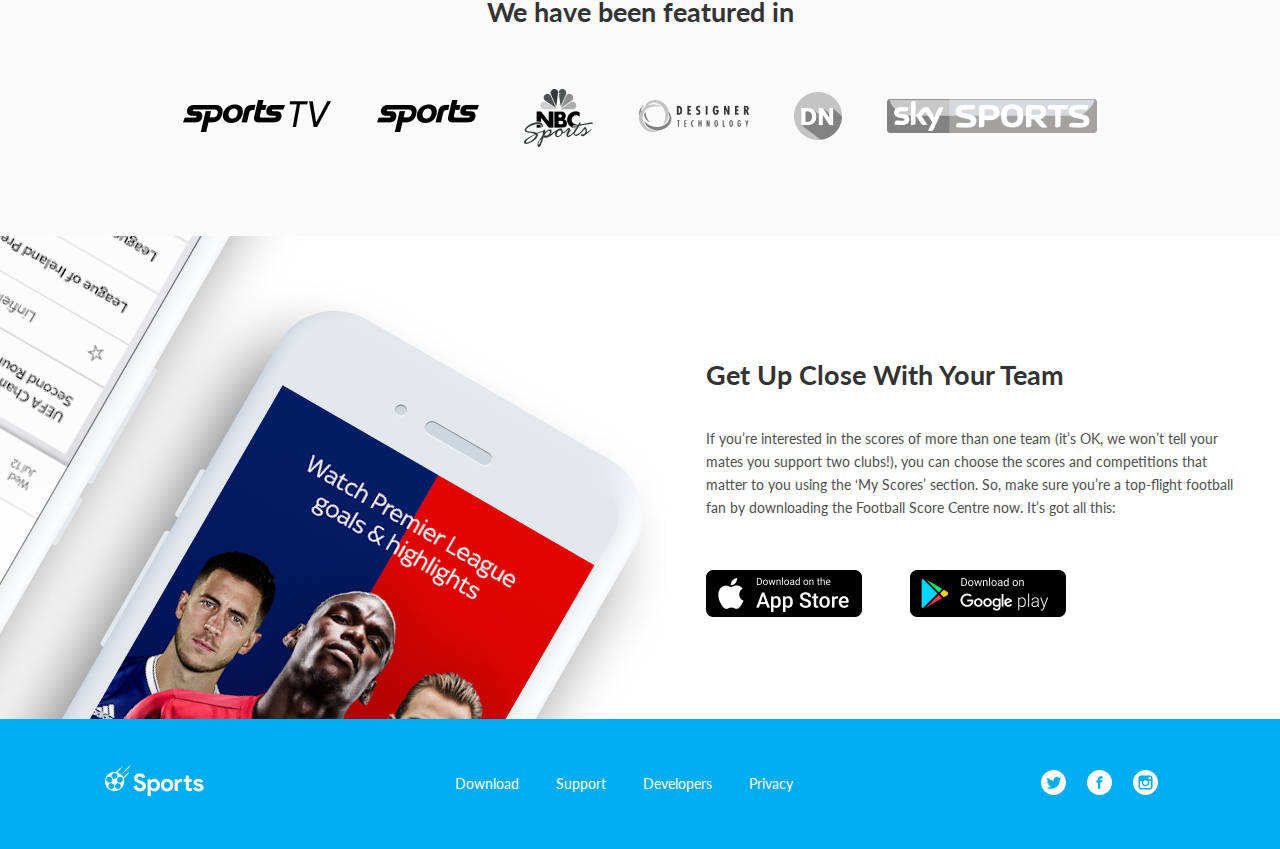
<file: HW-9-Responsive/index.html>
<!DOCTYPE html>
<html lang="en">
  <head>
    <meta charset="UTF-8" />
    <meta name="viewport" content="width=device-width, initial-scale=1.0" />
    <link
      href="https://fonts.googleapis.com/css2?family=Lato:wght@400;700&display=swap"
      rel="stylesheet"
    />
    <link rel="stylesheet" href="css/normalize-min.css" />
    <link rel="stylesheet" href="css/style.css" />
    <title>HW-9-Responsive</title>
  </head>
  <body>
    <header>
      <div class="header-container">
        <a class="logo" href="index.html"
          ><img
            src="img/logo-football-icon.png"
            alt="logo-football-icon"
          />Sports</a
        >

        <h1>Get a personalized football experience tailored just for you</h1>
        <p>
          Achieve super-fan status by getting tailored updates and
          up-to-the-minute information on your team.
        </p>
        <div class="download-apps">
          <a href="https://www.apple.com/app-store/"
            ><img src="img/apple-store-icon.png" alt="apple-store-icon"
          /></a>
          <a href="https://play.google.com/store/apps"
            ><img src="img/google-play-icon.png" alt="google-play-icon"
          /></a>
        </div>
      </div>
    </header>
    <section class="description-app">
      <div class="description-tools">
        <div class="tools-app">
          <div class="tools-app-info">
            <div class="tools-text">
              <p>Sat, 12:35pm</p>
              <h3>Arsenal v Chelsea</h3>
              <p>Friendly Match</p>
            </div>
            <div class="tools-img">
              <img src="img/club-flags-picture.png" alt="club-flags-picture" />
            </div>
          </div>
          <div class="tools-app-checkbox">
            <div>
              <p>Turn on all match notifications</p>
            </div>
            <div class="checkbox">
              <input type="checkbox" id="switch" />
              <label for="switch"></label>
            </div>
          </div>
        </div>
        <div class="tools-video">
          <iframe
            width="320"
            height="180"
            src="https://www.youtube.com/embed/1B6Fy6sLt-0"
            allow="accelerometer; autoplay; clipboard-write; encrypted-media; gyroscope; picture-in-picture"
            allowfullscreen
          ></iframe>
        </div>
      </div>
      <div class="description-info">
        <a href="#"><h3 class="brand-colour">WHAT IT DOES</h3></a>
        <h2>An Enhanced Football Experience</h2>
        <p>
          The Guardian Live Scores app is your go to app for live scores and
          watching Premier League goals… Get in there, what a result!
        </p>
        <p>
          As well as videos of all the goals, you can watch match highlights,
          check out the latest scores and results and stay bang-up-to-date with
          the big football stories from The Guardian publication.
        </p>
        <a href="#" class="brand-colour">Learn more</a>
      </div>
    </section>
    <section class="show-interface">
      <article class="show-interface-info">
        <a href="#">
          <h3 class="brand-colour">GET STARTED</h3>
        </a>
        <h2>User-friendly Interface</h2>
        <p>
          The in-game goal clips from every Premier League match are available
          to Guardian TV customers with a Guardian subscription.</p>
        <p> So, if you’re not a subscriber, now’s the time to make that savvy call. If that’s a
          step too far for you, you can still watch loads of firecracker Premier
          League action as long as you sign in with a free Guardian iD.
        </p>
        <a href="#" class="brand-colour">Learn more</a>
      </article>
      <div class="phone-with-player-container">
        <picture class="phone-with-player">
          <img srcset="   img/Group_7.1_w209.png 209w,
                          img/Group_7.1_w265.png 265w,
                          img/Group_7.1.png 353w"
                sizes="(max-width: 400px) 209px, 
                       (max-width: 720px) 265px,
                       353px" src="img/Group_7.1.png"
            alt="phone-with-player">
         </picture>
    </section>
    <section class="features">
      <h2>Features That Will Tailor Your Experience</h2>
      <div class="features-container">
        <article class="features-block">
          <a href="#"
            ><svg
              width="40"
              height="40"
              viewBox="0 0 40 40"
              fill="none"
              xmlns="http://www.w3.org/2000/svg"
            >
              <path
                class="svg"
                d="M35.0003 5H5.00033C3.15033 5 1.66699 6.48333 1.66699 8.33333V28.3333C1.66699 30.1667 3.15033 31.6667 5.00033 31.6667H13.3337V35H26.667V31.6667H35.0003C36.8337 31.6667 38.317 30.1667 38.317 28.3333L38.3337 8.33333C38.3337 6.48333 36.8337 5 35.0003 5ZM35.0003 28.3333H5.00033V8.33333H35.0003V28.3333ZM26.667 18.3333L15.0003 25V11.6667L26.667 18.3333Z"
                fill="white"
              />
            </svg>
          </a>
          <p>
            <span>•</span> Video highlights for every Premier League and English Football
            League game
          </p>
        </article>
        <article class="features-block">
          <a href="#"
            ><svg
              width="40"
              height="40"
              viewBox="0 0 40 40"
              fill="none"
              xmlns="http://www.w3.org/2000/svg"
            >
              <path
                class="svg"
                d="M12.6338 6.80008L10.2505 4.41675C6.25046 7.46675 3.61712 12.1667 3.38379 17.5001H6.71712C6.96712 13.0834 9.23379 9.21675 12.6338 6.80008ZM33.2838 17.5001H36.6171C36.3671 12.1667 33.7338 7.46675 29.7505 4.41675L27.3838 6.80008C30.7505 9.21675 33.0338 13.0834 33.2838 17.5001ZM30.0005 18.3334C30.0005 13.2167 27.2671 8.93341 22.5005 7.80008V6.66675C22.5005 5.28341 21.3838 4.16675 20.0005 4.16675C18.6171 4.16675 17.5005 5.28341 17.5005 6.66675V7.80008C12.7171 8.93341 10.0005 13.2001 10.0005 18.3334V26.6667L6.66712 30.0001V31.6667H33.3338V30.0001L30.0005 26.6667V18.3334ZM20.0005 36.6667C20.2338 36.6667 20.4505 36.6501 20.6671 36.6001C21.7505 36.3667 22.6338 35.6334 23.0671 34.6334C23.2338 34.2334 23.3171 33.8001 23.3171 33.3334H16.6505C16.6671 35.1667 18.1505 36.6667 20.0005 36.6667Z"
                fill="white"
              />
            </svg>
          </a>
          <p>
            <span>•</span> Notifications for your teams, including in-game goal clips and
            Premier League match highlights for Sky TV subscribers with
            Guardian.
          </p>
        </article>
        <article class="features-block">
          <a href="#"
            ><svg
              width="40"
              height="40"
              viewBox="0 0 40 40"
              fill="none"
              xmlns="http://www.w3.org/2000/svg"
            >
              <path
                class="svg"
                d="M31.6667 5H8.33333C6.48333 5 5 6.5 5 8.33333V31.6667C5 33.5 6.48333 35 8.33333 35H31.6667C33.5 35 35 33.5 35 31.6667V8.33333C35 6.5 33.5 5 31.6667 5ZM18.3333 25H15.8333V21.6667H12.5V25H10V15H12.5V19.1667H15.8333V15H18.3333V25ZM21.6667 15H28.3333C29.25 15 30 15.75 30 16.6667V23.3333C30 24.25 29.25 25 28.3333 25H21.6667V15ZM24.1667 22.5H27.5V17.5H24.1667V22.5Z"
                fill="white"
              />
            </svg>
          </a>
          <p>
            <span>•</span> Brand new video section including dedicated areas for your chosen
            team, trending video, Premier League, Football league and other
            major leagues
          </p>
        </article>
        <article class="features-block">
          <a href="#"
            ><svg
              width="40"
              height="40"
              viewBox="0 0 40 40"
              fill="none"
              xmlns="http://www.w3.org/2000/svg"
            >
              <path
                class="svg"
                d="M23.9997 10.0001L23.333 6.66675H8.33301V35.0001H11.6663V23.3334H20.9997L21.6663 26.6667H33.333V10.0001H23.9997Z"
                fill="white"
              />
            </svg>
          </a>
          <p>
            <span>•</span> Match pages showing live scores, commentary, team line-ups and
            enhanced match stats to keep you up-to-date on all the action
          </p>
        </article>
        <article class="features-block">
          <a href="#"
            ><svg
              width="40"
              height="40"
              viewBox="0 0 40 40"
              fill="none"
              xmlns="http://www.w3.org/2000/svg"
            >
              <path
                class="svg"
                d="M31.6667 5H8.33333C6.5 5 5 6.5 5 8.33333V31.6667C5 33.5 6.5 35 8.33333 35H31.6667C33.5 35 35 33.5 35 31.6667V8.33333C35 6.5 33.5 5 31.6667 5ZM15 28.3333H11.6667V16.6667H15V28.3333ZM21.6667 28.3333H18.3333V11.6667H21.6667V28.3333ZM28.3333 28.3333H25V21.6667H28.3333V28.3333Z"
                fill="white"
              />
            </svg>
          </a>
          <p>
            <span>•</span> The new picture in picture video mode means you can watch goals,
            manager interviews and more whilst using other areas of the app – so
            you don’t need to miss any of the action
          </p>
        </article>
        <article class="features-block">
          <a href="#"
            ><svg
              width="40"
              height="40"
              viewBox="0 0 40 40"
              fill="none"
              xmlns="http://www.w3.org/2000/svg"
            >
              <path
                class="svg"
                d="M4.21642 32.7499L6.44976 33.6833V18.6333L2.39976 28.3999C1.71643 30.0999 2.53309 32.0499 4.21642 32.7499ZM36.7164 26.5833L28.4498 6.63325C27.9331 5.38325 26.7164 4.61659 25.4331 4.58325C24.9998 4.58325 24.5498 4.64992 24.1164 4.83325L11.8331 9.91658C10.5831 10.4333 9.81642 11.6333 9.78309 12.9166C9.76642 13.3666 9.84976 13.8166 10.0331 14.2499L18.2998 34.1999C18.8164 35.4666 20.0498 36.2333 21.3498 36.2499C21.7831 36.2499 22.2164 36.1666 22.6331 35.9999L34.8998 30.9166C36.5998 30.2166 37.4164 28.2666 36.7164 26.5833ZM13.1331 14.5833C12.2164 14.5833 11.4664 13.8333 11.4664 12.9166C11.4664 11.9999 12.2164 11.2499 13.1331 11.2499C14.0498 11.2499 14.7998 11.9999 14.7998 12.9166C14.7998 13.8333 14.0498 14.5833 13.1331 14.5833ZM9.79976 32.9166C9.79976 34.7499 11.2998 36.2499 13.1331 36.2499H15.5498L9.79976 22.3499V32.9166Z"
                fill="white"
              />
            </svg>
          </a>
          <p>
            <span>•</span> Live updated league tables including all the domestic, European and
            major leagues and tournaments
          </p>
        </article>
        <article class="features-block">
          <a href="#"
            ><svg
              width="40"
              height="40"
              viewBox="0 0 40 40"
              fill="none"
              xmlns="http://www.w3.org/2000/svg"
            >
              <path
                class="svg"
                d="M30 1.68341L13.3333 1.66675C11.5 1.66675 10 3.16675 10 5.00008V10.0001H13.3333V8.33342H30V31.6667H13.3333V30.0001H10V35.0001C10 36.8334 11.5 38.3334 13.3333 38.3334H30C31.8333 38.3334 33.3333 36.8334 33.3333 35.0001V5.00008C33.3333 3.16675 31.8333 1.68341 30 1.68341ZM16.6667 25.0001H20V13.3334H8.33333V16.6667H14.3167L5 25.9834L7.35 28.3334L16.6667 19.0167V25.0001Z"
                fill="white"
              />
            </svg>
          </a>
          <p>
            <span>•</span> The Guardian News Vidiprinter. Follow the goals as they go in with
            our new and improved Vidiprinter
          </p>
        </article>
        <article class="features-block">
          <a href="#"
            ><svg
              width="40"
              height="40"
              viewBox="0 0 40 40"
              fill="none"
              xmlns="http://www.w3.org/2000/svg"
            >
              <path
                class="svg"
                d="M26.667 18.3333C29.4337 18.3333 31.6503 16.0999 31.6503 13.3333C31.6503 10.5666 29.4337 8.33325 26.667 8.33325C23.9003 8.33325 21.667 10.5666 21.667 13.3333C21.667 16.0999 23.9003 18.3333 26.667 18.3333ZM13.3337 18.3333C16.1003 18.3333 18.317 16.0999 18.317 13.3333C18.317 10.5666 16.1003 8.33325 13.3337 8.33325C10.567 8.33325 8.33366 10.5666 8.33366 13.3333C8.33366 16.0999 10.567 18.3333 13.3337 18.3333ZM13.3337 21.6666C9.45033 21.6666 1.66699 23.6166 1.66699 27.4999V31.6666H25.0003V27.4999C25.0003 23.6166 17.217 21.6666 13.3337 21.6666ZM26.667 21.6666C26.1837 21.6666 25.6337 21.6999 25.0503 21.7499C26.9837 23.1499 28.3337 25.0333 28.3337 27.4999V31.6666H38.3337V27.4999C38.3337 23.6166 30.5503 21.6666 26.667 21.6666Z"
                fill="white"
              />
            </svg>
          </a>
          <p>• Match reports, previews and a dedicated news section</p>
        </article>
        <article class="features-block">
          <a href="#"
            ><svg
              width="40"
              height="40"
              viewBox="0 0 40 40"
              fill="none"
              xmlns="http://www.w3.org/2000/svg"
            >
              <path
                class="svg"
                d="M5 28.3333V31.6667H15V28.3333H5ZM5 8.33333V11.6667H21.6667V8.33333H5ZM21.6667 35V31.6667H35V28.3333H21.6667V25H18.3333V35H21.6667ZM11.6667 15V18.3333H5V21.6667H11.6667V25H15V15H11.6667ZM35 21.6667V18.3333H18.3333V21.6667H35ZM25 15H28.3333V11.6667H35V8.33333H28.3333V5H25V15Z"
                fill="white"
              />
            </svg>
          </a>
          <p>
            • And you can achieve super-fan status by personalising your home page
            with up-to-the-minute information on your team.
          </p>
        </article>
      </div>
    </section>
    <section class="users">
      <h2>What Our Users Say</h2>
      <div class="users-wrapper">
        <div class="users-arrow left hidden-class">
          <img src="./img/arrow-left.svg" alt="arrow-left" />
        </div>
        <div class="slider-item hidden-class">
          <div class="slider-about">
            <img src="img/empty-icon.png" alt="empty-icon" />
            <h4>Sarah Udoma</h4>
            <a href="#"
              ><img src="img/twitter.png" alt="twitter-icon"
            /></a>
          </div>
          <div class="slider-text">
            <p>
              I use this app every day and it's a great way to keep up to date
              with what's going on in football.
            </p>
          </div>
        </div>
        <div class="slider-item visible-class">
          <div class="slider-about">
            <img src="./img/Noah-icon.png" alt="Noah" />
            <h4>Noah Jackson</h4>
            <a href="#"
              ><img src="./img/twitter.png" alt="twitter-icon"
            /></a>
          </div>
          <div class="slider-text">
            <p>
              I use this app every day and it's a great way to keep up to date
              with what's going on in football. It's a shame it won't rotate
              into landscape mode like its main competitor
            </p>
          </div>
        </div>
        <div class="slider-item hidden-class">
          <div class="slider-about">
            <img src="img/empty-Darren-icon.png" alt="empty-Darren" />
            <h4>Darren Wilson</h4>
            <a href="#"
              ><img src="img/twitter.png" alt="twitter-icon"
            /></a>
          </div>
          <div class="slider-text">
            <p>
              Good for scores and commentary but the team lineups have stopped
              working.
            </p>
          </div>
        </div>
        <div class="slider-item hidden-class">
          <div class="slider-about">
            <img src="./img/Michael-icon.png" alt="Michael" />
            <h4>Michael Akinuli</h4>
            <a href="#"
              ><img src="./img/twitter.png" alt="twitter-icon"
            /></a>
          </div>
          <div class="slider-text">
            <p>
              Good for watching the goals and great for highlights instead of
              waiting till 10:30 before you can watch highlights on March of the
              day also no need of sky go
            </p>
          </div>
        </div>
        <div class="slider-item hidden-class">
          <div class="slider-about">
            <img src="img/empty-Darren-icon.png" alt="empty-Darren" />
            <h4>Darren Wilson</h4>
            <a href="#"
              ><img src="img/twitter.png" alt="twitter-icon"
            /></a>
          </div>
          <div class="slider-text">
            <p>
              Good for scores and commentary but the team lineups have stopped
              working.
            </p>
          </div>
        </div>
        <div class="users-arrow right visible-arrow">
          <img src="./img/arrow-right.svg" alt="" />
        </div>
      </div>
      <div class="dots">
        <img src="img/dots.png" alt="dots" />
      </div>
    </section>
    <section class="sponsors">
      <h2>We have been featured in</h2>
      <div class="sponsors-link">
        <a href="#"
          ><img src="img/sports-tv-icon.png" alt="sports-tv-icon"
        /></a>
        <a href="#"><img src="img/sports-icon.png" alt="sports-icon" /></a>
        <a href="#"><img src="img/nbc-sports-1.png" alt="nbc-sports-1" /></a>
        <a href="#"
          ><img src="img/designer-technology.png" alt="designer-technology"
        /></a>
        <a href="#"><img src="img/designer-news.png" alt="designer-news" /></a>
        <a href="#"><img src="img/sky-sports-1.png" alt="sky-sports-1" /></a>
      </div>
    </section>
    <section class="final">
      <picture class="final-football-player">
        <img sizes="(max-width: 666px) 100vw, 666px" srcset="
                                img/Bg-final_w360.png 360w,
                                img/Bg-final_w500.png 500w,
                                img/Bg-final-left.png 666w" src="img/Bg-final-left.png" alt="Bg-final-left">
      </picture>
      <div class="final-box">
        <h2>Get Up Close With Your Team</h2>
        <p>
          If you’re interested in the scores of more than one team (it’s OK, we
          won’t tell your mates you support two clubs!), you can choose the
          scores and competitions that matter to you using the ‘My Scores’
          section. So, make sure you’re a top-flight football fan by downloading
          the Football Score Centre now. It’s got all this:
        </p>
        <div class="download-apps">
          <a href="#"
            ><img src="img/apple-store-icon.png" alt="apple-store-icon"
          /></a>
          <a href="#"
            ><img src="img/google-play-icon.png" alt="google-play-icon"
          /></a>
        </div>
      </div>
    </section>
    <footer>
      <a class="logo" href="index.html"
        ><img src="img/logo-2-icon.png" alt="logo-football-icon" /></a
      >
      <ul>
        <li><a href="#">Download</a></li>
        <li><a href="#">Support</a></li>
        <li><a href="#">Developers</a></li>
        <li><a href="#">Privacy</a></li>
      </ul>
      <div class="social-media">
        <a href="#"
          ><img src="img/twitter 2.svg" alt="twitter"
        /></a>
        <a href="#"
          ><img src="img/facebook 2.svg" alt="facebook"
        /></a>
        <a href="#"
          ><img src="img/instagram 2.svg" alt="instagram"
        /></a>
      </div>
    </footer>
  </body>
</html>
</file>
<file: HW-1-Git/css/style.css>
* {
  margin: 0;
  padding: 0;
  font-family: sans-serif;
}
body {
  background-color: beige;
}
.Main {
  margin: 0 130px;
  padding-left: 30px;
  line-height: 1.5;
}
h1,
h2 {
  text-align: center;
}
h1 {
  color: goldenrod;
}
h2 {
  color: crimson;
}
p {
  padding: 50px 0;
}
p b {
  color: green;
}
</file>
<file: HW-2-HTML/css/style.css>
* {
  margin: 0;
  padding: 0;
  box-sizing: border-box;
}
body {
  background: url(../img/background-photo.jpg) no-repeat;
  background-size: cover;
  font-size: 1.3rem;
  color: rgb(41, 21, 2);
}
.main-container {
  display: block;
  width: 85%;
  margin: 0 auto;
}
header {
  text-align: center;
  font-size: 1.5em;
  color: rgb(8, 13, 83);
  margin: 20px auto;
}
table {
  width: 100%;
  text-align: center;
  font-weight: 700;
  margin: 20px auto;
  padding: 15px;
  border-collapse: collapse;
  background-color: rgba(224, 218, 161, 0.5);
}
th,
td {
  border: 5px outset royalblue;
}
h2,
h3,
p,
select,
button {
  display: block;
  text-align: center;
  margin: 20px auto;
}
p {
  font-size: 1.2em;
  font-weight: 700;
}
.pdata {
  line-height: 2rem;
}
select {
  font: inherit;
}
</file>
<file: HW-3-CSS/css/style.css>
* {
  margin: 0;
  padding: 0;
  box-sizing: border-box;
  background-color: #1f1f1f;
}
table {
  width: 60vw;
  border: 1px solid #ffffff;
  border-collapse: separate;
  border-spacing: 0;
  border-radius: 2px;
  background-color: #333233;
  color: #777;
  font-size: 1em;
  text-align: left;
  margin: 30px auto;
  line-height: 2.5em;
}
th,
td {
  padding: 5px 5px 5px 20px;
}
th {
  color: #ffffff;
}
table th:first-child {
  width: 50%;
}
table td:first-child {
  color: #ffffff;
}
table th:last-child {
  width: 25%;
}
td {
  border-top: 1px solid #ffffff;
}

select {
  color: #ffffff;
  border: none;
  font-weight: bold;
}
img {
  margin-right: 10px;
}
label {
  margin-left: 10px;
}
.second-table img {
  vertical-align: middle;
}
.search input {
  float: right;
  background-image: url(../img/search-icon.svg);
  background-repeat: no-repeat;
  background-position: 14px;
  background-size: 6.5%;
  width: 100%;
  height: 30px;
  background-color: #444444;
  border: none;
  border-radius: 5px;
  outline: none;
  color: #ffffff;
  text-indent: 40px;
}
.dots2 {
  color: #ffffff;
}
.dots1,
.dots2 {
  text-align: right;
  padding-right: 20px;
}
</file>
<file: HW-4-Layout1/css/style.css>
body {
  background: linear-gradient(
      90deg,
      rgba(213, 32, 71, 0.8) 0%,
      rgba(238, 61, 27, 0.8) 100%
    ),
    url(../img/Bg.jpg), no-repeat;
  background-size: cover;
  box-sizing: border-box;
  color: #fff;
  font-family: "Lato", sans-serif;
}
.logo {
  display: inline-flex;
  font-size: 1.3em;
}
.navbar {
  padding: 30px 60px 10px;
  display: flex;
  justify-content: space-around;
}
.language-selection-log-in,
.a-logo {
  display: flex;
  justify-content: center;
  align-items: center;
}
.logo,
.overview,
p,
.sign-up-button {
  font-weight: bold;
}
a {
  color: #fff;
  text-decoration: none;
}
.ul-links {
  display: inline-flex;
  list-style-type: none;
}
li {
  margin: 0 10px;
}
.styled-select select {
  background: transparent;
  width: 70px;
  padding: 5px;
  font-size: 16px;
  border: 0;
  color: #fff;
}
.styled-select {
  width: 50px;
  overflow: hidden;
  background: url(../img/Vector.png) no-repeat right transparent;
}
option:checked {
  background-color: rgba(0, 0, 0, 0);
  border: 0;
}
.login-button {
  display: block;
  border: 1px solid #fff;
  border-radius: 5px;
  text-align: center;
  padding: 10px 20px;
  margin: 0 0 0 15px;
}
main {
  display: block;
  margin: 50px auto;
  text-align: center;
}
h1 {
  font-size: 5.5rem;
  padding-top: 50px;
}
p {
  font-size: 1.7em;
  line-height: 2;
  padding-bottom: 2em;
}
.sign-up-button {
  color: #ed4c5c;
  width: 160px;
  height: 50px;
  border-radius: 5px;
  background-color: #fff;
  text-decoration: none;
  text-align: center;
  padding: 15px 50px;
}
</file>
<file: HW-5-Block-Layout2/css/style.css>
body {
  font-family: "Lato", sans-serif;
}
h2 {
  font-size: 36px;
  margin: 0 0 60px 0;
}
h3 {
  font-size: 18px;
}
.info {
  display: flex;
  justify-content: space-around;
  align-items: center;
  background-color: #ed4c5c;
  color: #ffffff;
  height: 500px;
  padding: 0 30px;
}
.info-text {
  width: 445px;
  height: 267px;
}
.info-apps {
  margin-top: 45px;
  width: 134px;
  display: flex;
  justify-content: space-between;
  align-items: center;
}
.contact {
  display: flex;
  justify-content: space-around;
  height: 500px;
  padding: 117px 30px 0;
}
.contact-appeal {
  width: 445px;
  height: 160px;
}
.contact-form {
  width: 540px;
  height: 305px;
}
.input,
select {
  font-size: 16px;
  line-height: 19px;
  color: rgba(19, 39, 67, 0.5);
  margin-bottom: 24px;
}
input {
  border: 1px solid #333333;
  border-radius: 6px;
}
.contact-name,
.tel,
select {
  max-width: 540px;
  width: 100%;
  box-sizing: border-box;
}
.first-name,
.last-name {
  width: 41.2%;
  max-width: 255px;
  height: 60px;
  padding-left: 25px;
}
.first-name {
  margin-right: 30px;
}
.tel {
  height: 60px;
  padding-left: 25px;
}
select {
  width: 100%;
  height: 60px;
  appearance: none;
  background: url(../img/ChevronDown.svg) 96% 50% no-repeat;
  padding-left: 25px;
  border: 1px solid #333333;
  border-radius: 6px;
}
.submit {
  width: 160px;
  height: 50px;
  border: 1.5px solid #ed4c5c;
  border-radius: 6px;
  background-color: #ed4c5c;
  color: #ffffff;
  margin-bottom: 0;
}
footer {
  /* height: 435px; */
  background-color: #fafafa;
  padding: 0 30px;
  color: #101010;
  font-size: 12px;
  line-height: 19px;
}
.footer-info {
  display: flex;
  justify-content: space-around;
  line-height: 18px;
}
.footer-info h3 {
  margin-bottom: 30px;
  line-height: 22px;
}
.services-list {
  list-style-type: none;
  padding-left: 0;
}
a {
  text-decoration: none;
  color: #101010;
}
.footer-tel-email {
  margin-bottom: 20px;
}
.footer-social a {
  margin-right: 15px;
}
.copyright {
  margin: 140px auto 85px;
}
</file>
<file: HW-6-Flex-Grid/css/style.css>
body {
  font-family: Helvetica, sans-serif;
  box-sizing: border-box;
  max-width: 1600px;
  color: #4b5d68;
}
header,
.description,
.features,
.slider,
footer {
  width: 78%;

  margin: 0 auto 150px;
}
h1,
h2,
h3,
h4,
a {
  color: #212353;
}
h2 {
  font-size: 40px;
  line-height: 130%;
}
.header-nav {
  display: flex;
  justify-content: space-between;
  align-items: center;
  width: 100%;
  padding: 0 auto;
  margin: 50px auto;
  position: static;
}
.header-nav ul {
  display: inline-flex;
  list-style-type: none;
  margin-right: 200px;
}
.header-nav li {
  padding-right: 30px;
}
a {
  text-decoration: none;
}
li {
  list-style-type: none;
}
.button-request-demo {
  width: 165px;
  background: #ffffff;
  box-shadow: 0px 5px 5px rgba(75, 93, 104, 0.1);
  border-radius: 50px;
  padding: 17px 29px 17px 29px;
  text-align: center;
  font-weight: 800;
  font-size: 16px;
  line-height: 160%;
}
.arrow-right {
  margin-left: 10px;
}
.header-main {
  display: flex;
  width: 110%;
}
.header-main-text {
  display: flex;
  flex-direction: column;
  position: absolute;
}
.header-main-text h1 {
  font-size: 80px;
  max-width: 645px;
  margin-bottom: 50px;
}
.header-main-text p {
  max-width: 380px;
  font-size: 18px;
  font-weight: 500;
  line-height: 160%;
  margin-bottom: 50px;
}
.button-learn-more {
  width: 170px;
  background: #9c69e2;
  border-radius: 50px;
  padding: 17px 29px 17px 29px;
  text-align: center;
  font-weight: 800;
  font-size: 18px;
  line-height: 160%;
  align-items: center;
  text-align: center;
  color: #ffffff;
}
.button-learn-more:hover {
  background-color: #f063b8;
}
.header-main img {
  display: flex;
  margin-left: auto;
  margin-top: 150px;
}
.description {
  display: flex;
  max-width: 100%;
  max-height: 560px;
  background: rgba(240, 99, 184, 0.15);
  border-radius: 50px;
  padding: 0 auto;
}
.description-text {
  display: flex;
  flex-direction: column;
  margin: 0 auto 0 100px;
}
.description img {
  max-width: 477px;
  margin: 30px 0 20px 10px;
}
.description h2 {
  max-width: 475px;
  margin-bottom: 40px;
}
.description p {
  max-width: 474px;
  font-weight: 500;
  font-size: 18px;
  line-height: 160%;
}
.features {
  display: grid;
  justify-items: center;
  align-items: center;
}
.features p {
  max-width: 584px;
  font-weight: 500;
  font-size: 18px;
  line-height: 160%;
  text-align: center;
}
.features-articles {
  display: grid;
  grid-template-columns: 1fr 1fr;
  justify-items: center;
}
.features-articles article {
  display: grid;
  grid-template-columns: 1fr 1fr;
  justify-items: center;
}
.features-articles article:nth-child(1),
.features-articles article:nth-child(2) {
  margin-bottom: 100px;
}
.features-articles article img {
  max-width: 100%;
}
.article-info h3,
p,
a {
  margin-bottom: 20px;
}
.article-info p {
  font-size: 16px;
  line-height: 160%;
  text-align: inherit;
}
.slider {
  background-color: #9c69e2;
  max-width: 100%;
  max-height: 710px;
  border-radius: 50px;
  display: flex;
  flex-direction: column;
}
.slider h2 {
  color: #fff;
  margin-left: 165px;
  margin-top: 60px;
  margin-bottom: 88px;
}
.slider-card {
  max-width: 950px;
  max-height: 330px;
  background-color: #fff;
  border-radius: 20px;
  box-shadow: 0px 20px 4px rgba(0, 0, 0, 0.3);
  padding-top: 60px;
  padding-left: 102px;
  margin-left: auto;
  margin-right: auto;
  display: flex;
}
.slider-card-info {
  margin-left: 45px;
}
.slider-card-info h4 {
  font-size: 18px;
  line-height: 29px;
}
.photo-icon {
  max-width: 133px;
  max-height: 90px;
}
.slider-card-info a {
  line-height: 22px;
  color: #9c69e2;
}

.card-text {
  margin: 20px auto 50px;
  max-width: 565px;
  font-size: 18px;
  line-height: 32px;
  color: #4b5d68;
}

.slider-navigation {
  display: flex;
}

.nav-pointers {
  display: flex;
  align-items: center;
  margin-left: 140px;
}

.nav-pointers span {
  background-color: #fff;
  width: 5px;
  height: 5px;
  border-radius: 50%;
  margin-right: 10px;
}

.nav-pointers span:first-child {
  background-color: #f063b8;
  width: 10px;
  height: 10px;
  border-radius: 50%;
}

.nav-arrows {
  display: flex;
  margin-left: auto;
  margin-top: 63px;
  margin-right: 115px;
  padding-bottom: 62px;
}

.nav-arrows a {
  margin-right: 20px;
}
.footer-tittle {
  display: inline-flex;
  justify-content: space-between;
  width: 100%;
  align-items: baseline;
  margin-bottom: 150px;
}
.footer-tittle-text h2 {
  margin-bottom: 40px;
}
.footer-tittle-text p {
  font-weight: 500;
  font-size: 18px;
  line-height: 160%;
}
.footer-button-learn-more {
  width: 170px;
  border-radius: 50px;
  padding: 17px 29px 17px 29px;
  text-align: center;
  font-weight: 800;
  font-size: 18px;
  line-height: 160%;
  align-items: center;
  text-align: center;
  color: #ffffff;
  background: #f063b8;
  margin-right: 30px;
}
.footer-button-learn-more:hover {
  background-color: #9c69e2;
}
.footer-nav {
  display: flex;
  justify-content: space-between;
}
.about li,
.help li {
  margin: 15px auto 0 -40px;
}
.footer-contacts-tittle {
  display: flex;
  justify-content: flex-start;
  align-content: center;
}
.footer-contacts-tittle h4 {
  font-size: 20px;
  margin: 10px auto;
}
.footer-contacts-tittle a {
  margin-right: 20px;
}
.about h4,
.help h4,
.social-media h4 {
  margin-bottom: 30px;
}
.footer-contacts-info {
  display: flex;
  flex-direction: column;
  max-width: 335px;
}
.social-media-icons {
  display: flex;
  justify-content: space-between;
  width: 178px;
  height: 50px;
}
.social-icons {
  display: flex;
  width: 50px;
  height: 50px;
  background-color: #212353;
  opacity: 0.1;
  border-radius: 25px;
}
.facebook-icon:hover {
  background-color: blue;
  opacity: 0.7;
}
.twitter-icon:hover {
  background-color: rgb(12, 176, 226);
  opacity: 0.7;
}
.instagram-icon:hover {
  background-color: rgb(116, 69, 204);
  opacity: 0.7;
}
.social-media-icons img {
  margin: auto auto;
}
.footer-end {
  display: flex;
  justify-content: space-between;
  margin: 95px 0;
}
</file>
<file: HW-7-Pseudo-class/css/style.css>
.pseudo-main {
  display: flex;
  flex-wrap: wrap;
  width: 250px;
  height: auto;
  margin: 100px auto;
}
.blocks {
  width: 50px;
  height: 50px;
  background-color: gray;
  border: 3px solid black;
  border-radius: 15px;
  color: azure;
  font-size: 20px;
  display: flex;
  justify-content: center;
  align-items: center;
  margin: 3px;
}
.pseudo-main div:nth-child(4n + 3) {
  background-color: red;
}
.pseudo-main div:nth-last-child(-n + 4):not(:nth-last-child(2)) {
  background-color: blue;
}
.blocks:hover {
  background-color: lawngreen;
  cursor: pointer;
}
.btn {
  display: flex;
  align-items: baseline;
}
button {
  width: 501px;
  height: 92px;
  background: #44d3a8;
  box-shadow: 0px 4px 4px rgba(0, 0, 0, 0.25);
  border-radius: 100px;
  border: none;
  font-weight: bold;
  font-size: 24px;
  line-height: 28px;
  color: #ffffff;
  margin: 0 45px;
  text-transform: uppercase;
}
button:hover {
  background-color: #ffffff;
  color: #44d3a8;
}
.btn::before,
.btn::after {
  content: " ";
  border-bottom: 2px solid #c4c4c4;
  border-top: 2px solid #c4c4c4;
  height: 5px;
  width: 200px;
}
.btn::before {
  margin-left: auto;
}
.btn::after {
  margin-right: auto;
}
</file>
<file: HW-8-HTML5-CSS3/css/style.css>
body {
  font-family: "Roboto", sans-serif;
  min-width: 1100px;
  min-height: 600px;
  display: flex;
  justify-content: space-around;
  padding-top: 20px;
}
h1,
h2,
h3 {
  font-family: "Baloo Bhai 2";
  margin-bottom: 0;
}
h1 {
  font-size: 36px;
}
h2 {
  font-size: 24px;
}
h3 {
  font-size: 16px;
}
a {
  text-decoration: none;
  color: #000000;
}
li {
  list-style-type: none;
}
button {
  width: 120px;
  height: 40px;
  background: #000000;
  color: #ffffff;
  border-radius: 8px;
  border: none;
  outline: none;
  cursor: pointer;
}
nav,
nav ul,
main,
aside,
.all-courses {
  display: flex;
  flex-direction: column;
}
nav {
  justify-content: space-between;
  align-items: center;
  max-width: 132px;
  height: 852px;
  background: #000000;
  border-radius: 24px;
  padding: 40px 0;
}
nav ul {
  height: 380px;
  justify-content: space-around;
  padding: 0 54px 0 54px;
}
main {
  align-items: center;
  max-width: 620px;
}
.greeting {
  display: flex;
  justify-content: space-around;
  position: relative;
  height: 190px;
  width: 620px;
  margin-bottom: 25px;
}
.greeting-info {
  width: 620px;
  height: 160px;
  background-color: #f5f5f7;
  border-radius: 14px;
  padding-left: 30px;
  margin-top: auto;
}
.greeting-info h1 {
  margin-top: 50px;
}
.greeting img {
  position: absolute;
  margin-left: 250px;
}
.current-course,
.current-course-nav {
  display: flex;
  justify-content: space-between;
}
.current-course {
  margin-bottom: 40px;
}
.current-course-nav {
  width: 100px;
}
.current-course-nav a {
  margin: auto 0;
}
.current-course-info,
.item-name {
  display: flex;
  justify-content: space-around;
  align-items: center;
  width: 620px;
  height: 80px;
  background: #f5f5f7;
  border-radius: 14px;
}
.item-name {
  margin-top: 15px;
  display: grid;
  grid-template-columns: 1fr 2fr 1.1fr 0.9fr 1fr;
}
.item-name img {
  margin: 10px 5px -3px;
}
.item-name button {
  margin-right: 24px;
}
.current-course-info {
  width: 500px;
}
.progress {
  position: relative;
}
.progress span {
  position: absolute;
  z-index: 1;
  top: 12px;
  left: 9px;
}
.select-courses {
  display: flex;
  justify-content: space-between;
  width: 430px;
  padding-left: 0;
  margin-top: 30px;
  margin-bottom: 0;
}
.select-courses li {
  font-size: 16px;
  font-weight: bold;
  opacity: 0.3;
}
.select-courses li:first-child {
  opacity: 1;
}
aside {
  max-width: 450px;
}
.search-container,
.all-progresses,
.statistics-nav {
  width: 440px;
  display: flex;
  justify-content: space-between;
}
.grey-back {
  background: #f5f5f7;
  border-radius: 14px;
}
.border-radius {
  border-radius: 8px;
  border: none;
  outline: none;
}
.search input {
  width: 300px;
  height: 40px;
  background-image: url(../img/search-icon.png);
  background-repeat: no-repeat;
  background-position: 14px;
  background-size: 6.5%;
}
[data-tooltip] {
  position: relative;
}
[data-tooltip]::after {
  content: attr(data-tooltip);
  position: absolute;
  width: 55px;
  right: 0;
  top: 0;
  background: #3989c9;
  color: #fff;
  padding: 0.5em;
  box-shadow: 2px 2px 5px rgba(0, 0, 0, 0.3);
  opacity: 0;
  transition: 1s;
}
[data-tooltip]:hover::after {
  opacity: 1;
  top: 3em;
}
.search-container a img {
  margin-top: 5px;
}
.bell {
  display: inline-block;
  width: 14px;
  height: 14px;
  background-color: #f45b5b;
  color: #fff;
  border-radius: 50%;
  font-size: 10px;
  text-align: center;
  line-height: normal;
  position: absolute;
  z-index: 1;
  left: 15px;
  top: 1px;
}
.search-container a::after {
  width: 55px;
}
.search-container select {
  width: 60px;
  background-image: url(../img/profile-icon.png);
  background-repeat: no-repeat;
}
.all-progresses h1 {
  font-size: 64px;
  margin: auto 16px;
}
.course-completed,
.course-in-progress {
  width: 208px;
  height: 100px;
  display: flex;
  justify-content: center;
  align-items: center;
  margin: 25px auto 40px;
}
.statistics-nav {
  margin-bottom: 30px;
}
.statistics-nav ul {
  display: flex;
  justify-content: space-between;
  width: 220px;
  padding-left: 0;
}
.statistics-nav li {
  font-size: 16px;
  font-weight: bold;
  opacity: 0.3;
}
.statistics-nav li:first-child {
  opacity: 1;
}
.statistics-nav select {
  width: 90px;
  height: 30px;
  font-weight: bold;
  padding-left: 15px;
}
.statistics {
  margin-bottom: 50px;
}
.premium-block {
  width: 440px;
  height: 190px;
  display: flex;
  align-items: center;
}
.premium-info {
  width: 220px;
  margin-left: 25px;
}
.premium-info p {
  font-size: 16px;
  line-height: 24px;
}
.premium-block img {
  margin: auto;
}
</file>
<file: HW-9-Responsive/css/style.css>
body {
  font-family: "Lato", sans-serif;
  color: #4f4f4f;
}
body p {
  line-height: 1.65rem;
}
h1,
h2,
h3 {
  color: #333333;
}

h1 {
  font-size: 2.6rem;
}
h2 {
  font-size: 1.9rem;
}
h3 {
  font-size: 1.2rem;
}
a {
  text-decoration: none;
  color: #4f4f4f;
}
li {
  list-style-type: none;
}
.logo {
  font-size: 24px;
  font-weight: bold;
}
.brand-colour {
  color: #00adee;
}
/* Header */
header {
  min-height: 668px;
  background-color: #f4f6f9;
  background-image: url(../img/Bg-header.png);
  background-repeat: no-repeat;
  background-size: contain;
  background-position: right;
}
.header-container {
  max-width: 600px;
  min-width: 320px;
  height: 80%;
  display: flex;
  flex-direction: column;
  padding-top: 65px;
  margin-left: 145px;
}
.header-container h1 {
  width: 320px;
}
.header-container a {
  margin-bottom: 130px;
  color: #5282f0;
}
.header-container p {
  max-width: 420px;
  min-width: 320px;
  font-size: 1.2rem;
  line-height: 1.85rem;
}
.download-apps {
  max-width: 360px;
  min-width: 318px;
  display: flex;
  justify-content: space-between;
}
@media (max-width: 720px) {
  header {
    background-image: none;
  }
  .header-container {
    margin: auto;
    padding-top: 30px;
    align-items: center;
  }
}
/* Description */
.description-app {
  grid-template-columns: 55% 45%;
  min-height: 592px;
  background-image: url(../img/Bg-description-left.png);
  background-repeat: no-repeat;
  background-size: contain;
  background-position: left;
}
.description-app,
.tools-app-info {
  display: grid;
}
.description-tools {
  position: relative;
}
.tools-app {
  position: absolute;
  width: 320px;
  height: 190px;
  left: 21%;
  top: 109px;
  background: #ffffff;
  box-shadow: -22px 23px 48px rgba(0, 0, 0, 0.5);
  border-radius: 4px;
  z-index: 2;
}
.tools-app-info {
  grid-template-columns: 1fr 1fr;
  align-items: center;
  padding-left: 16px;
}
.tools-text p:first-child {
  font-weight: bold;
}
.tools-text h3 {
  width: 77px;
}
.tools-app-checkbox {
  display: flex;
  justify-content: space-around;
  align-items: center;
  height: 50px;
  background: #eeeeee;
  padding-left: 16px;
  padding-right: 30px;
}
/* Checkbox */
.checkbox {
  display: flex;
  margin-left: auto;
}
input[type="checkbox"] {
  height: 0;
  width: 0;
  visibility: hidden;
}
label {
  cursor: pointer;
  text-indent: -9px;
  width: 32px;
  height: 13px;
  background: #979797;
  display: block;
  border-radius: 104px;
  position: relative;
}
label:after {
  content: "";
  position: absolute;
  top: -4px;
  left: 0px;
  width: 21px;
  height: 21px;
  background: #fff;
  border-radius: 21px;
  transition: 0.3s;
}
input:checked + label {
  background: #00adee;
}
input:checked + label:after {
  left: calc(100% - 0px);
  transform: translateX(-70%);
}
/* checkbox */
.tools-video {
  position: absolute;
  left: 34%;
  top: 269px;
}
.description-info {
  display: grid;
  align-content: center;
  max-width: 430px;
  margin-left: 100px;
}
@media (max-width: 720px) {
  .description-app {
    background-image: none;
    grid-template-columns: 1fr;
  }
  .description-info {
    grid-row: 1;
    margin: auto;
    text-align: center;
    width: 320px;
  }
  .description-tools {
    height: 390px;
    grid-row: 2;
    background-image: url(../img/Bg-description-mobile.png);
    background-repeat: no-repeat;
    background-size: contain;
  }
  .tools-app {
    width: 250px;
    height: 150px;
    top: 18%;
    left: 5.5%;
    font-size: 12px;
  }
  .tools-app-checkbox {
    height: 30px;
  }
  .tools-video {
    top: 50%;
    left: 20%;
  }
  iframe {
    width: 250px;
    height: 140px;
  }
}
/* Description */
/* show-interface */
.show-interface {
  min-height: 716px;
  display: flex;
  background-image: url(../img/Bg_show-right.png);
  background-repeat: no-repeat;
  background-size: contain;
  background-position: right;
}
.show-interface-info {
  max-width: 480px;
  display: flex;
  flex-direction: column;
  margin: auto;
  margin-left: 170px;
}
.phone-with-player-container {
  display: flex;
  align-items: center;
  position: relative;
  margin: auto;
  margin-right: 17%;
}
.phone-with-player-container::before,
.phone-with-player-container::after {
  content: "";
  background-color: #fff;
  width: 90px;
  height: 90px;
  box-shadow: 0px 2.51034px 6.27586px rgba(51, 51, 51, 0.1),
    0px 3.13793px 15.6897px rgba(0, 0, 0, 0.25);
  position: absolute;
  border-radius: 50%;
}

.phone-with-player-container::after {
  content: "";
  bottom: 20%;
  right: 1%;
  background-repeat: no-repeat;
  background-size: auto;
  background-position: center;
  background-image: url(../img/into-phone.svg);
}

.phone-with-player-container::before {
  content: "";
  top: 10%;
  left: 5%;
  background-repeat: no-repeat;
  background-size: auto;
  background-position: center;
  background-image: url(../img/bell.svg);
}
@media (max-width: 720px) {
  .show-interface {
    flex-direction: column;
    background: none;
    text-align: center;
  }
  .show-interface-info {
    margin: auto;
  }
  .phone-with-player-container {
    background-image: url(../img/Bg-small-show.png);
    background-repeat: no-repeat;
    background-size: cover;
    margin: auto;
    width: 100%;
  }
  .phone-with-player-container::after {
    background-image: url(../img/cart-icon.png);
    right: 19%;
    bottom: 23%;
  }
  .phone-with-player-container::before {
    background-image: url(../img/bell-small.png);
    top: 0;
    left: 25%;
  }
  .phone-with-player-container::after,
  .phone-with-player-container::before {
    width: 50px;
    height: 50px;
  }
  .phone-with-player {
    display: flex;
    margin: auto;
  }
}
/* show-interface */
.features {
  min-height: 735px;
  display: grid;
  background-color: #00adee;
  background-image: url(../img/Bg-features.png);
  background-repeat: no-repeat;
  background-size: 100%;
  color: #ffffff;
}
.features h2 {
  color: #ffffff;
  text-align: center;
  padding-top: 75px;
}
.features-container {
  display: grid;
  grid-template-rows: 1fr 1fr 1fr;
  grid-template-columns: 1fr 1fr 1fr;
  padding-bottom: 65px;
}
.features-block {
  width: 311px;
  margin: auto;
  margin-top: 15px;
}
@media (max-width: 720px) {
  .features {
    background: none;
    text-align: center;
  }
  .features span {
    display: none;
  }
  .features h2,
  .features-block {
    color: #4f4f4f;
    margin: auto;
  }
  .features-block {
    margin-top: 50px;
  }
  .features .features-container {
    grid-template-columns: 1fr;
  }
  .svg {
    fill: #00adee;
  }
}
/* Users */
.users {
  height: 430px;
  display: flex;
  flex-direction: column;
  align-items: center;
}

.users-wrapper {
  display: flex;
  align-items: center;
  position: relative;
  width: 100%;
}
.users-wrapper::after {
  content: "";
  display: block;
  width: 100%;
  min-height: 100%;
  position: absolute;
  z-index: 1;
  top: 0px;
  right: 0px;
  background: transparent;
  background: linear-gradient(
    270deg,
    #ffffff 0.84%,
    rgba(255, 255, 255, 0) 10.7%
  );
}

.users-wrapper::before {
  content: "";
  display: block;
  width: 100%;
  min-height: 110%;
  position: absolute;
  z-index: 1;
  top: 0px;
  right: 0px;
  background: linear-gradient(
    270deg,
    #ffffff 0.84%,
    rgba(255, 255, 255, 0) 10.7%
  );
  border-radius: 4px;
  transform: matrix(-1, 0, 0, 1, 0, 0);
}

.slider-item {
  width: 310px;
  height: 160px;
  margin-right: 35px;
  border: 1px solid #828282;
  border-radius: 4px;
  padding: 15px 24px 24px 17px;
}

.slider-about {
  display: flex;
  align-items: center;
}
.slider-text {
  font-size: 14px;
  line-height: 1.3;
}
.slider-about a {
  margin-left: auto;
}

.dots {
  display: flex;
  max-width: 100px;
  margin-top: 4%;
}
.users-arrow {
  position: absolute;
  z-index: 2;
}
.left {
  top: 35px;
  left: 3%;
}
.right {
  top: 35px;
  right: 3%;
}

@media (max-width: 720px) {
  .users-wrapper {
    flex-direction: row;
    align-items: center;
    position: relative;
  }
  .hidden-class {
    display: none;
  }
  .visible-class {
    margin: auto;
  }

  .users-arrow {
    margin-bottom: -48px;
    margin-left: -68px;
  }
}
/* Users */
/* Sponsors */
.sponsors {
  min-height: 280px;
  background: #fafafa;
  display: grid;
  align-items: center;
}
.sponsors h2 {
  text-align: center;
}
.sponsors-link {
  height: 58px;
  display: flex;
  margin: 0 12.5%;
  margin-bottom: 70px;
}
.sponsors-link a {
  margin: auto;
}
@media (max-width: 720px) {
  .sponsors {
    display: flex;
    flex-direction: column;
  }
  .sponsors-link {
    width: 320px;
    margin: 0;
    flex-wrap: wrap;
  }
  .sponsors-link a {
    margin-right: 0.5%;
  }
  .sponsors-link a:last-child {
    margin: auto;
  }
}
/* sponsors */
/* Final*/
.final {
  min-height: 485px;
  display: flex;
  margin-bottom: -3px;
}
.final-box {
  max-width: 535px;
  display: flex;
  flex-direction: column;
  margin: auto;
}
.final-box .download-apps {
  margin-top: 37px;
}
@media (max-width: 720px) {
  .final {
    flex-direction: column-reverse;
  }
  .final-box {
    width: 320px;
    align-items: center;
    text-align: center;
  }
  .final-box .download-apps {
    margin-bottom: 45px;
  }
}
/* final */
/* Footer */
footer {
  min-height: 130px;
  background: #00adee;
  display: flex;
  justify-content: space-around;
  align-items: center;
}
footer ul {
  display: flex;
}
footer ul li {
  margin-right: 37px;
}
footer ul li a {
  color: #fff;
}
.social-media a {
  margin-right: 17px;
}
@media (max-width: 720px) {
  footer {
    flex-direction: column;
  }
  footer a {
    order: 1;
  }
  footer ul {
    order: 3;
  }
  footer .social-media {
    order: 2;
  }
  footer a,
  footer .social-media {
    align-self: flex-start;
  }
  footer ul li {
    margin-right: 19px;
  }
}
/* footer */
</file>
